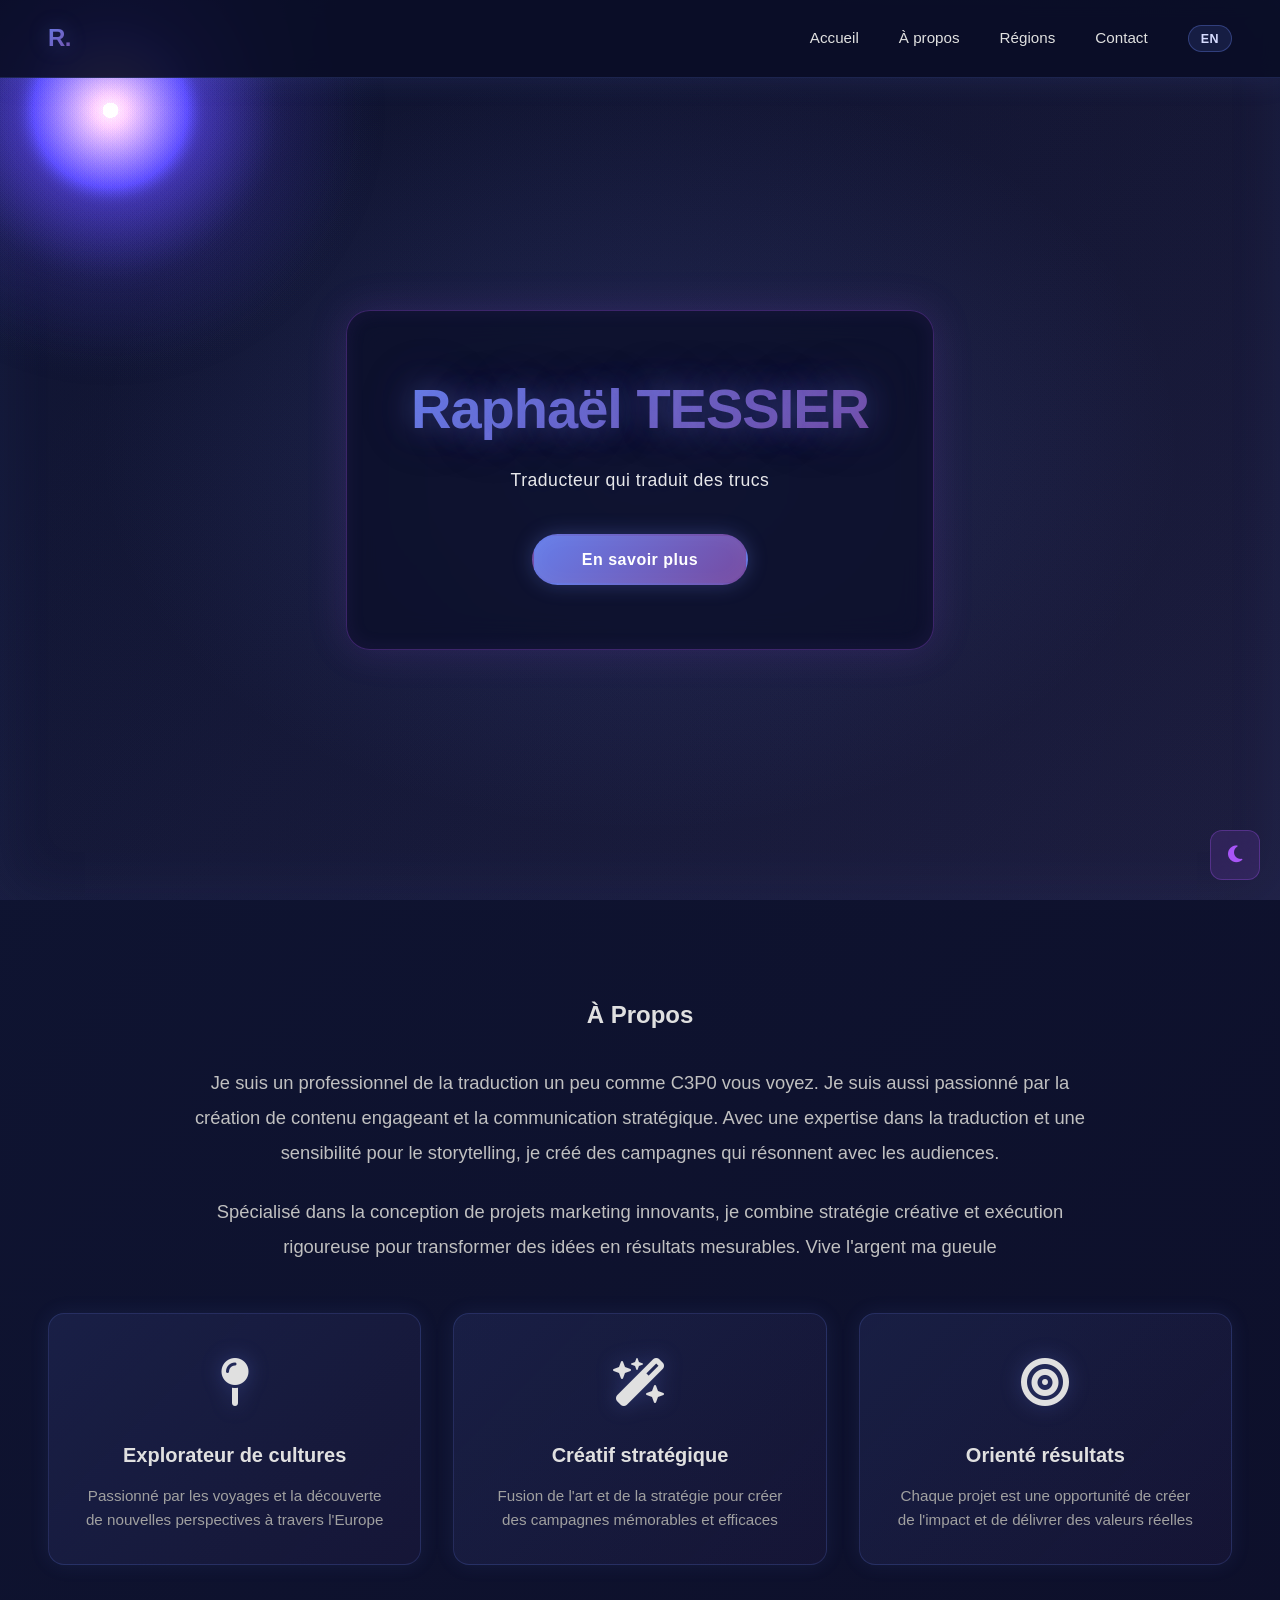
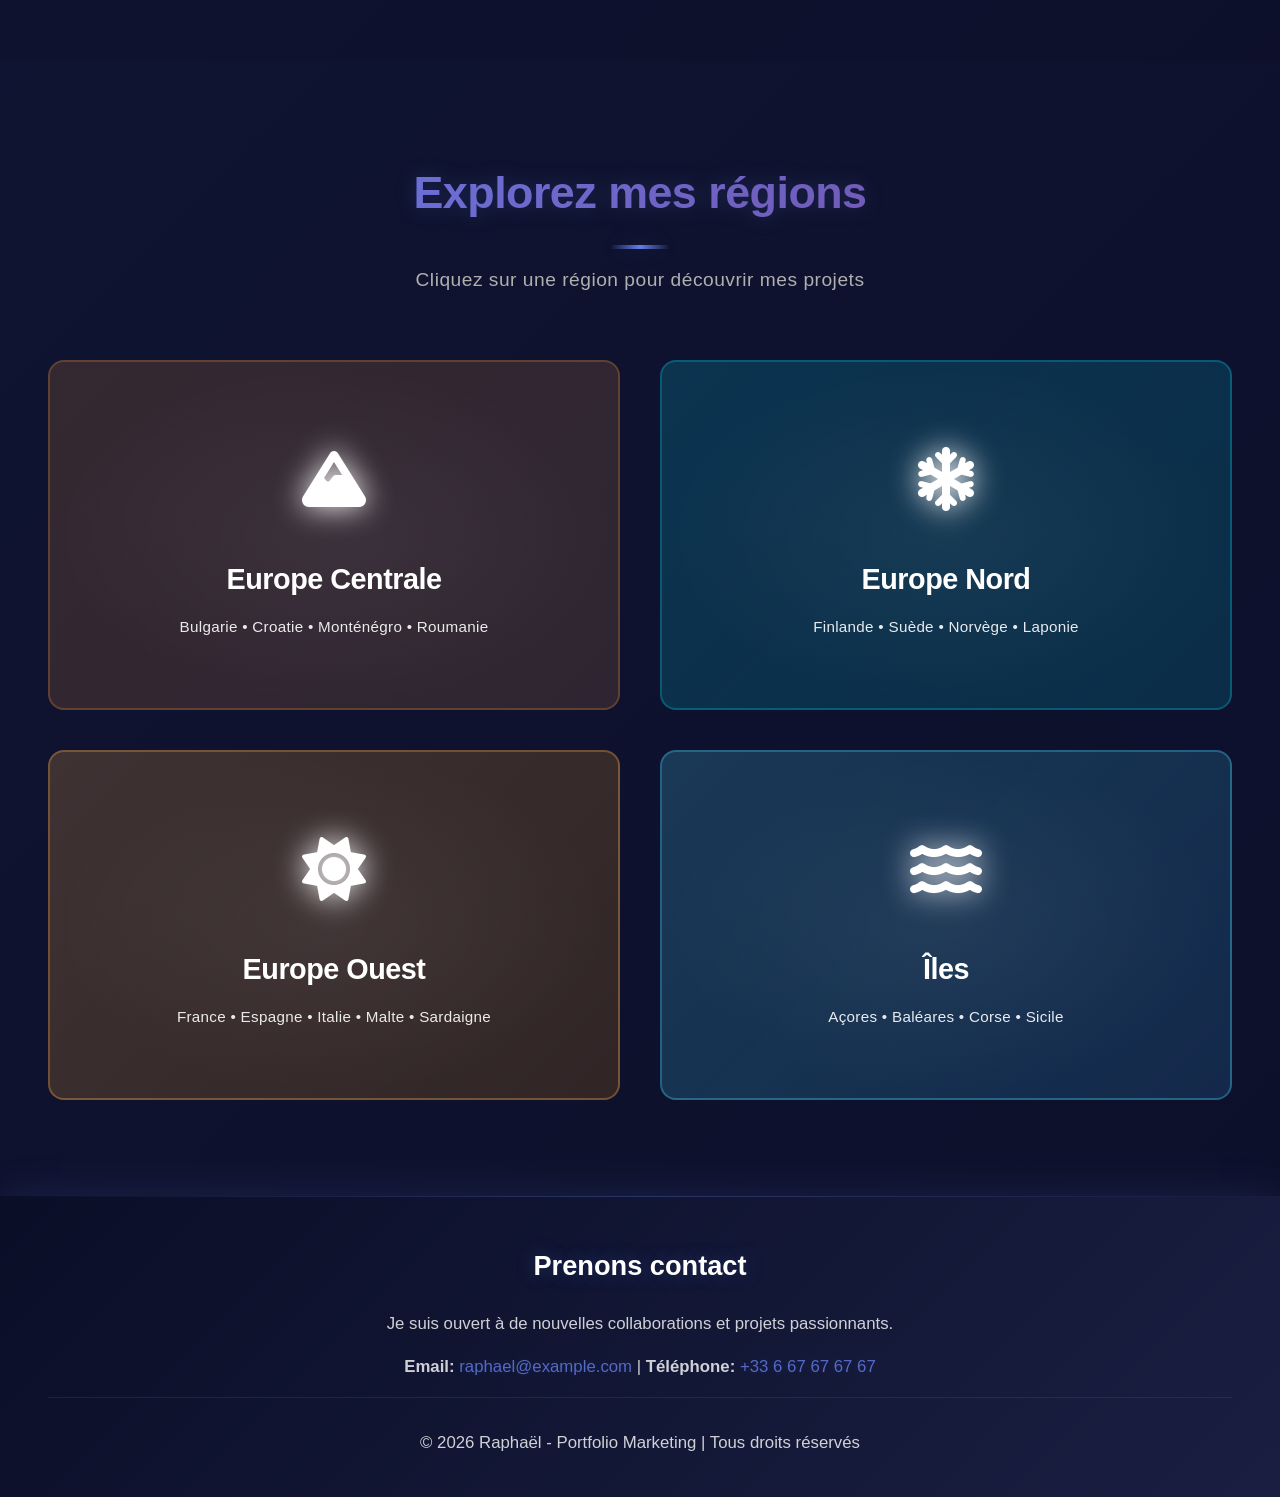
<file: index.html>
<!DOCTYPE html>
<html lang="fr">
<head>
    <meta charset="UTF-8">
    <meta name="viewport" content="width=device-width, initial-scale=1.0">
    <title>Raphaël - Portfolio Marketing</title>
    <link rel="stylesheet" href="https://cdnjs.cloudflare.com/ajax/libs/font-awesome/6.4.0/css/all.min.css">
    <link rel="stylesheet" href="style.css">
    <!-- CSS externe: tous les styles sont dans style.css -->
</head>
<body>
    <script>
        // THEME TOGGLE - Initialize immediately to prevent flash
        const savedTheme = localStorage.getItem('theme') || 'dark';
        document.body.classList.add(savedTheme + '-mode');
    </script>

    <!-- DARK/LIGHT MODE TOGGLE -->
    <button class="theme-toggle" id="themeToggle" title="Toggle dark/light mode">
        <i class="fas fa-moon"></i>
    </button>

    <!-- NAVIGATION -->
    <nav>
        <a href="index.html" class="nav-brand">R.</a>
        <ul class="nav-links">
            <li><a href="#accueil">Accueil</a></li>
            <li><a href="#bio">À propos</a></li>
            <li><a href="#portfolio">Régions</a></li>
            <li><a href="#contact-footer">Contact</a></li>
            <li><button class="lang-toggle" id="langToggle" type="button">EN</button></li>
        </ul>
    </nav>

    <script>
        // THEME TOGGLE HANDLER
        const themeToggle = document.getElementById('themeToggle');
        
        function updateThemeIcon() {
            const icon = themeToggle.querySelector('i');
            const currentLang = localStorage.getItem('lang') || 'fr';
            if (document.body.classList.contains('light-mode')) {
                icon.classList.remove('fa-moon');
                icon.classList.add('fa-sun');
                themeToggle.title = currentLang === 'fr' ? 'Passer au mode sombre' : 'Switch to dark mode';
            } else {
                icon.classList.remove('fa-sun');
                icon.classList.add('fa-moon');
                themeToggle.title = currentLang === 'fr' ? 'Passer au mode clair' : 'Switch to light mode';
            }
        }
        
        updateThemeIcon();
        
        themeToggle.addEventListener('click', () => {
            if (document.body.classList.contains('light-mode')) {
                document.body.classList.remove('light-mode');
                document.body.classList.add('dark-mode');
                localStorage.setItem('theme', 'dark');
            } else {
                document.body.classList.remove('dark-mode');
                document.body.classList.add('light-mode');
                localStorage.setItem('theme', 'light');
            }
            updateThemeIcon();
        });
    </script>

    <script>
        // Language switch + page transition
        document.addEventListener('DOMContentLoaded', () => {
        const langToggle = document.getElementById('langToggle');
        const savedLang = localStorage.getItem('lang') || 'fr';

        function applyLang(lang) {
            const t = {
                fr: {
                    navHome: 'Accueil', navAbout: 'À propos', navRegions: 'Régions', navContact: 'Contact',
                    heroText: 'Traducteur qui traduit des trucs', heroBtn: 'En savoir plus',
                    aboutTitle: 'À Propos',
                    bio1: "Je suis un professionnel de la traduction un peu comme C3P0 vous voyez. Je suis aussi passionné par la création de contenu engageant et la communication stratégique. Avec une expertise dans la traduction et une sensibilité pour le storytelling, je créé des campagnes qui résonnent avec les audiences.",
                    bio2: "Spécialisé dans la conception de projets marketing innovants, je combine stratégie créative et exécution rigoureuse pour transformer des idées en résultats mesurables. Vive l'argent ma gueule",
                    h1: 'Explorateur de cultures', p1: "Passionné par les voyages et la découverte de nouvelles perspectives à travers l'Europe",
                    h2: 'Créatif stratégique', p2: "Fusion de l'art et de la stratégie pour créer des campagnes mémorables et efficaces",
                    h3: 'Orienté résultats', p3: "Chaque projet est une opportunité de créer de l'impact et de délivrer des valeurs réelles",
                    portfolioTitle: 'Explorez mes régions', portfolioSub: 'Cliquez sur une région pour découvrir mes projets',
                    tileCentral: 'Europe Centrale', tileNorth: 'Europe Nord', tileWest: 'Europe Ouest', tileIslands: 'Îles',
                    listCentral: 'Bulgarie • Croatie • Monténégro • Roumanie',
                    listNorth: 'Finlande • Suède • Norvège • Laponie',
                    listWest: 'France • Espagne • Italie • Malte • Sardaigne',
                    listIslands: 'Açores • Baléares • Corse • Sicile',
                    contactTitle: 'Prenons contact', contactText: 'Je suis ouvert à de nouvelles collaborations et projets passionnants.',
                    phoneLabel: 'Téléphone',
                    rights: '&copy; 2026 Raphaël - Portfolio Marketing | Tous droits réservés',
                    pageTitle: 'Raphaël - Portfolio Marketing',
                    modeDark: 'Passer au mode sombre', modeLight: 'Passer au mode clair'
                },
                en: {
                    navHome: 'Home', navAbout: 'About', navRegions: 'Regions', navContact: 'Contact',
                    heroText: 'Translator crafting meaningful content', heroBtn: 'Learn more',
                    aboutTitle: 'About',
                    bio1: 'I am a translation professional, a bit like C3PO. I am also passionate about engaging content creation and strategic communication. With expertise in translation and a strong storytelling mindset, I build campaigns that connect with audiences.',
                    bio2: 'Specialized in innovative marketing projects, I combine creative strategy and disciplined execution to turn ideas into measurable results.',
                    h1: 'Culture Explorer', p1: 'Passionate about travel and discovering new perspectives across Europe',
                    h2: 'Strategic Creative', p2: 'Blending art and strategy to craft memorable and effective campaigns',
                    h3: 'Results Driven', p3: 'Every project is an opportunity to create impact and deliver real value',
                    portfolioTitle: 'Explore My Regions', portfolioSub: 'Click on a region to discover my projects',
                    tileCentral: 'Central Europe', tileNorth: 'Northern Europe', tileWest: 'Western Europe', tileIslands: 'Islands',
                    listCentral: 'Bulgaria • Croatia • Montenegro • Romania',
                    listNorth: 'Finland • Sweden • Norway • Lapland',
                    listWest: 'France • Spain • Italy • Malta • Sardinia',
                    listIslands: 'Azores • Balearic Islands • Corsica • Sicily',
                    contactTitle: 'Let us connect', contactText: 'I am open to new collaborations and exciting projects.',
                    phoneLabel: 'Phone',
                    rights: '&copy; 2026 Raphaël - Portfolio Marketing | All rights reserved',
                    pageTitle: 'Raphaël - Marketing Portfolio',
                    modeDark: 'Switch to dark mode', modeLight: 'Switch to light mode'
                }
            };

            const c = t[lang];
            const nav = document.querySelectorAll('.nav-links a');
            if (nav.length >= 4) {
                nav[0].textContent = c.navHome;
                nav[1].textContent = c.navAbout;
                nav[2].textContent = c.navRegions;
                nav[3].textContent = c.navContact;
            }

            document.querySelector('.hero-content p').textContent = c.heroText;
            document.querySelector('.hero-content .cta-button').textContent = c.heroBtn;
            document.querySelector('.bio-header h2').textContent = c.aboutTitle;

            const bioParagraphs = document.querySelectorAll('.bio-text p');
            if (bioParagraphs.length >= 2) {
                bioParagraphs[0].textContent = c.bio1;
                bioParagraphs[1].textContent = c.bio2;
            }

            const highlights = document.querySelectorAll('.highlight-content');
            if (highlights.length >= 3) {
                highlights[0].querySelector('h3').textContent = c.h1;
                highlights[0].querySelector('p').textContent = c.p1;
                highlights[1].querySelector('h3').textContent = c.h2;
                highlights[1].querySelector('p').textContent = c.p2;
                highlights[2].querySelector('h3').textContent = c.h3;
                highlights[2].querySelector('p').textContent = c.p3;
            }

            document.querySelector('.portfolio-header h2').textContent = c.portfolioTitle;
            document.querySelector('.portfolio-header p').textContent = c.portfolioSub;

            const tiles = document.querySelectorAll('.portfolio-tile h3');
            if (tiles.length >= 4) {
                tiles[0].textContent = c.tileCentral;
                tiles[1].textContent = c.tileNorth;
                tiles[2].textContent = c.tileWest;
                tiles[3].textContent = c.tileIslands;
            }

            const tileLists = document.querySelectorAll('.portfolio-tile p');
            if (tileLists.length >= 4) {
                tileLists[0].textContent = c.listCentral;
                tileLists[1].textContent = c.listNorth;
                tileLists[2].textContent = c.listWest;
                tileLists[3].textContent = c.listIslands;
            }

            document.querySelector('#contact-footer h3').textContent = c.contactTitle;
            document.querySelector('#contact-footer p').textContent = c.contactText;
            const footerContact = document.querySelectorAll('#contact-footer p')[1];
            if (footerContact) {
                footerContact.innerHTML = `<strong>Email:</strong> <a href="mailto:raphael@example.com">raphael@example.com</a> | <strong>${c.phoneLabel}:</strong> <a href="tel:+33612345678">+33 6 67 67 67 67</a>`;
            }
            const rights = document.querySelector('.footer-copyright');
            if (rights) rights.innerHTML = c.rights;

            document.title = c.pageTitle;

            if (themeToggle) {
                themeToggle.title = document.body.classList.contains('light-mode') ? c.modeDark : c.modeLight;
            }

            langToggle.textContent = lang === 'fr' ? 'EN' : 'FR';
            document.documentElement.lang = lang;
        }

        applyLang(savedLang);

        langToggle.addEventListener('click', () => {
            const nextLang = (localStorage.getItem('lang') || 'fr') === 'fr' ? 'en' : 'fr';
            localStorage.setItem('lang', nextLang);
            applyLang(nextLang);
        });

        document.body.classList.add('page-enter');

        document.addEventListener('click', (event) => {
            const link = event.target.closest('a[href]');
            if (!link) return;
            if (link.hasAttribute('download')) return;

            const target = new URL(link.getAttribute('href'), window.location.href);
            if (target.origin !== window.location.origin) return;
            if (target.pathname === window.location.pathname) return;

            event.preventDefault();
            document.body.classList.add('is-transitioning');
            setTimeout(() => {
                window.location.href = target.href;
            }, 220);
        });
        });
    </script>

    <script>
        // Scrollbar color based on active section
        const sections = document.querySelectorAll('section');
        const html = document.documentElement;

        const observer = new IntersectionObserver((entries) => {
            entries.forEach(entry => {
                if (entry.isIntersecting) {
                    const sectionId = entry.target.id;
                    let sectionClass = 'section-accueil';
                    
                    if (sectionId === 'accueil') sectionClass = 'section-accueil';
                    else if (sectionId === 'bio') sectionClass = 'section-bio';
                    else if (sectionId === 'portfolio') sectionClass = 'section-bio';
                    else if (sectionId === 'contact-footer') sectionClass = 'section-footer';
                    
                    html.className = sectionClass;
                }
            });
        }, {
            threshold: 0.3
        });

        sections.forEach(section => observer.observe(section));
    </script>
    <!-- HERO / COVER PAGE -->
    <section id="accueil" class="hero">
        <canvas id="hero-canvas" class="hero-canvas"></canvas>
        
        <div class="hero-content">
            <h1>Raphaël TESSIER</h1>
            <p>Traducteur qui traduit des trucs</p>
            <button class="cta-button" onclick="document.getElementById('bio').scrollIntoView({behavior: 'smooth'})">En savoir plus</button>
        </div>
    </section>

    <!-- BIO SECTION -->
    <section id="bio" class="bio-section">
        <div class="bio-header">
            <h2>À Propos</h2>
        </div>
        <div class="bio-text">
            <p>
                Je suis un professionnel de la traduction un peu comme C3P0 vous voyez. Je suis aussi passionné par la création de contenu engageant et la communication stratégique. Avec une expertise dans la traduction et une sensibilité pour le storytelling, je créé des campagnes qui résonnent avec les audiences.
            </p>
            <p>
                Spécialisé dans la conception de projets marketing innovants, je combine stratégie créative et exécution rigoureuse pour transformer des idées en résultats mesurables. Vive l'argent ma gueule
            </p>
        </div>
        <div class="bio-highlights">
            <div class="highlight">
                <div class="highlight-icon"><i class="fas fa-map-pin"></i></div>
                <div class="highlight-content">
                    <h3>Explorateur de cultures</h3>
                    <p>Passionné par les voyages et la découverte de nouvelles perspectives à travers l'Europe</p>
                </div>
            </div>
            <div class="highlight">
                <div class="highlight-icon"><i class="fas fa-wand-magic-sparkles"></i></div>
                <div class="highlight-content">
                    <h3>Créatif stratégique</h3>
                    <p>Fusion de l'art et de la stratégie pour créer des campagnes mémorables et efficaces</p>
                </div>
            </div>
            <div class="highlight">
                <div class="highlight-icon"><i class="fas fa-bullseye"></i></div>
                <div class="highlight-content">
                    <h3>Orienté résultats</h3>
                    <p>Chaque projet est une opportunité de créer de l'impact et de délivrer des valeurs réelles</p>
                </div>
            </div>
        </div>
    </section>

    <!-- PORTFOLIO SECTIONS GRID -->
    <section id="portfolio" class="portfolio-section">
        <div class="portfolio-header">
            <h2>Explorez mes régions</h2>
            <p>Cliquez sur une région pour découvrir mes projets</p>
        </div>
        <div class="portfolio-grid">
            <a href="europe-centrale.html" class="portfolio-tile tile-centrale">
                <div class="tile-icon"><i class="fas fa-mountain"></i></div>
                <h3>Europe Centrale</h3>
                <p>Bulgarie • Croatie • Monténégro • Roumanie</p>
                <div class="tile-glow"></div>
            </a>
            <a href="europe-nord.html" class="portfolio-tile tile-nord">
                <div class="tile-icon"><i class="fas fa-snowflake"></i></div>
                <h3>Europe Nord</h3>
                <p>Finlande • Suède • Norvège • Laponie</p>
                <div class="tile-glow"></div>
            </a>
            <a href="europe-ouest.html" class="portfolio-tile tile-ouest">
                <div class="tile-icon"><i class="fas fa-sun"></i></div>
                <h3>Europe Ouest</h3>
                <p>France • Espagne • Italie • Malte • Sardaigne</p>
                <div class="tile-glow"></div>
            </a>
            <a href="iles.html" class="portfolio-tile tile-iles">
                <div class="tile-icon"><i class="fas fa-water"></i></div>
                <h3>Îles</h3>
                <p>Açores • Baléares • Corse • Sicile</p>
                <div class="tile-glow"></div>
            </a>
        </div>
    </section>

    <!-- CONTACT FOOTER -->
    <footer id="contact-footer">
        <div class="footer-content">
            <h3>Prenons contact</h3>
            <p>Je suis ouvert à de nouvelles collaborations et projets passionnants.</p>
            <p>
                <strong>Email:</strong> <a href="mailto:raphael@example.com">raphael@example.com</a> | 
                <strong>Téléphone:</strong> <a href="tel:+33612345678">+33 6 67 67 67 67</a>
            </p>
            <p class="footer-copyright">
                &copy; 2026 Raphaël - Portfolio Marketing | Tous droits réservés
            </p>
        </div>
    </footer>

    <script>
        // ==================== LUCIOLES GLOW DANS HERO ====================
        const heroCanvas = document.getElementById('hero-canvas');
        const heroSection = document.getElementById('accueil');
        const ctx = heroCanvas.getContext('2d');

        let W, H;
        function resizeHeroCanvas() {
            W = heroCanvas.width = heroSection.offsetWidth;
            H = heroCanvas.height = heroSection.offsetHeight;
        }
        resizeHeroCanvas();
        window.addEventListener('resize', resizeHeroCanvas, { passive: true });

        // ==================== LUCIOLES SIMPLIFIÉES ====================
        const NUM_LUCIOLES = 6;
        const lucioles = [];

        function hexToRgba(hex, alpha) {
            const cleanHex = hex.replace('#', '');
            const fullHex = cleanHex.length === 3
                ? cleanHex.split('').map(c => c + c).join('')
                : cleanHex;
            const intVal = parseInt(fullHex, 16);
            const r = (intVal >> 16) & 255;
            const g = (intVal >> 8) & 255;
            const b = intVal & 255;
            return `rgba(${r}, ${g}, ${b}, ${alpha})`;
        }

        class LuciolGlow {
            constructor(x, y) {
                this.x = x;
                this.y = y;
                this.vx = (Math.random() - 0.5) * 1;
                this.vy = (Math.random() - 0.5) * 1;
                this.wanderAngle = Math.random() * Math.PI * 2;
                this.time = Math.random() * Math.PI * 2;
                this.glowPhase = Math.random() * Math.PI * 2;
                this.paletteDark = ['#1e3a8a', '#312e81', '#4338ca', '#5b21b6', '#7c3aed'];
                this.paletteLight = ['#4f46e5', '#6366f1', '#7c3aed', '#8b5cf6', '#a78bfa'];
                this.colorIndex = Math.floor(Math.random() * this.paletteDark.length);
                this.speedFactor = 0.7 + Math.random() * 0.5;
                this.twinkleCooldown = 40 + Math.random() * 100;
                this.currentGlow = 0.4 + Math.random() * 0.2;
                this.targetGlow = this.currentGlow;
            }

            update() {
                this.time += 0.01;
                
                // Mouvement doux, légèrement erratique, pour un rendu naturel.
                this.wanderAngle += (Math.random() - 0.5) * 0.08;
                const wanderX = Math.cos(this.wanderAngle) * 1.2;
                const wanderY = Math.sin(this.wanderAngle) * 1;
                const microX = Math.cos(this.time * 1.1 + this.glowPhase) * 0.35;
                const microY = Math.sin(this.time * 0.9 + this.glowPhase) * 0.3;
                
                this.vx = 0.93 * this.vx + 0.07 * (wanderX * this.speedFactor + microX);
                this.vy = 0.93 * this.vy + 0.07 * (wanderY * this.speedFactor + microY);

                this.x += this.vx;
                this.y += this.vy;

                // Confinement
                if (this.x < 110 || this.x > W - 110) this.vx *= -0.85;
                if (this.y < 110 || this.y > H - 110) this.vy *= -0.85;
                this.x = Math.max(110, Math.min(W - 110, this.x));
                this.y = Math.max(110, Math.min(H - 110, this.y));

                // Scintillement progressif: on change une cible, puis on l'atteint en douceur.
                this.twinkleCooldown -= 1;
                if (this.twinkleCooldown <= 0) {
                    this.targetGlow = 0.45 + Math.random() * 0.5;
                    this.twinkleCooldown = 50 + Math.random() * 120;
                }

                this.currentGlow += (this.targetGlow - this.currentGlow) * 0.03;
                this.glowPhase += 0.02;
            }

            draw() {
                const isLightMode = document.body.classList.contains('light-mode');
                const glowColor = isLightMode
                    ? this.paletteLight[this.colorIndex]
                    : this.paletteDark[this.colorIndex];

                // Pulse fin + interpolation progressive pour un scintillement naturel.
                const subtlePulse = 0.08 * Math.sin(this.glowPhase * 2.2);
                const glowIntensity = isLightMode
                    ? Math.max(0.25, Math.min(0.82, this.currentGlow + subtlePulse - 0.06))
                    : Math.max(0.3, Math.min(1, this.currentGlow + subtlePulse));
                const glowScale = 1 + 0.08 * Math.sin(this.glowPhase * 1.7);
                const megaRadius = (isLightMode ? 220 : 260) * glowScale;
                const largeRadius = (isLightMode ? 140 : 170) * glowScale;
                const coreRadius = (isLightMode ? 72 : 90) * glowScale;

                ctx.save();
                ctx.globalCompositeOperation = isLightMode ? 'screen' : 'lighter';

                const megaGlow = ctx.createRadialGradient(this.x, this.y, 0, this.x, this.y, megaRadius);
                megaGlow.addColorStop(0, hexToRgba(glowColor, (isLightMode ? 0.24 : 0.35) * glowIntensity));
                megaGlow.addColorStop(0.35, hexToRgba(glowColor, (isLightMode ? 0.12 : 0.18) * glowIntensity));
                megaGlow.addColorStop(1, hexToRgba(glowColor, 0));
                ctx.beginPath();
                ctx.arc(this.x, this.y, megaRadius, 0, Math.PI * 2);
                ctx.fillStyle = megaGlow;
                ctx.fill();

                const largeGlow = ctx.createRadialGradient(this.x, this.y, 0, this.x, this.y, largeRadius);
                largeGlow.addColorStop(0, hexToRgba(glowColor, (isLightMode ? 0.34 : 0.55) * glowIntensity));
                largeGlow.addColorStop(0.45, hexToRgba(glowColor, (isLightMode ? 0.16 : 0.22) * glowIntensity));
                largeGlow.addColorStop(1, hexToRgba(glowColor, 0));
                ctx.beginPath();
                ctx.arc(this.x, this.y, largeRadius, 0, Math.PI * 2);
                ctx.fillStyle = largeGlow;
                ctx.fill();

                const coreGlow = ctx.createRadialGradient(this.x, this.y, 0, this.x, this.y, coreRadius);
                coreGlow.addColorStop(0, hexToRgba(glowColor, (isLightMode ? 0.48 : 0.75) * glowIntensity));
                coreGlow.addColorStop(0.6, hexToRgba(glowColor, (isLightMode ? 0.2 : 0.28) * glowIntensity));
                coreGlow.addColorStop(1, hexToRgba(glowColor, 0));
                ctx.beginPath();
                ctx.arc(this.x, this.y, coreRadius, 0, Math.PI * 2);
                ctx.fillStyle = coreGlow;
                ctx.fill();

                ctx.fillStyle = isLightMode
                    ? `rgba(255, 255, 255, ${0.62 * glowIntensity})`
                    : `rgba(255, 255, 255, ${0.9 * glowIntensity})`;
                ctx.beginPath();
                ctx.arc(this.x, this.y, isLightMode ? 5.5 : 7, 0, Math.PI * 2);
                ctx.fill();

                ctx.restore();
            }
        }

        // Créer les lucioles
        for (let i = 0; i < NUM_LUCIOLES; i++) {
            const x = Math.random() * W;
            const y = Math.random() * H;
            lucioles.push(new LuciolGlow(x, y));
        }

        // Animation loop
        function animateHeroLucioles() {
            ctx.clearRect(0, 0, W, H);
            
            lucioles.forEach(luciole => {
                luciole.update();
                luciole.draw();
            });
            
            requestAnimationFrame(animateHeroLucioles);
        }

        animateHeroLucioles();
    </script>

</body>
</html>
</file>
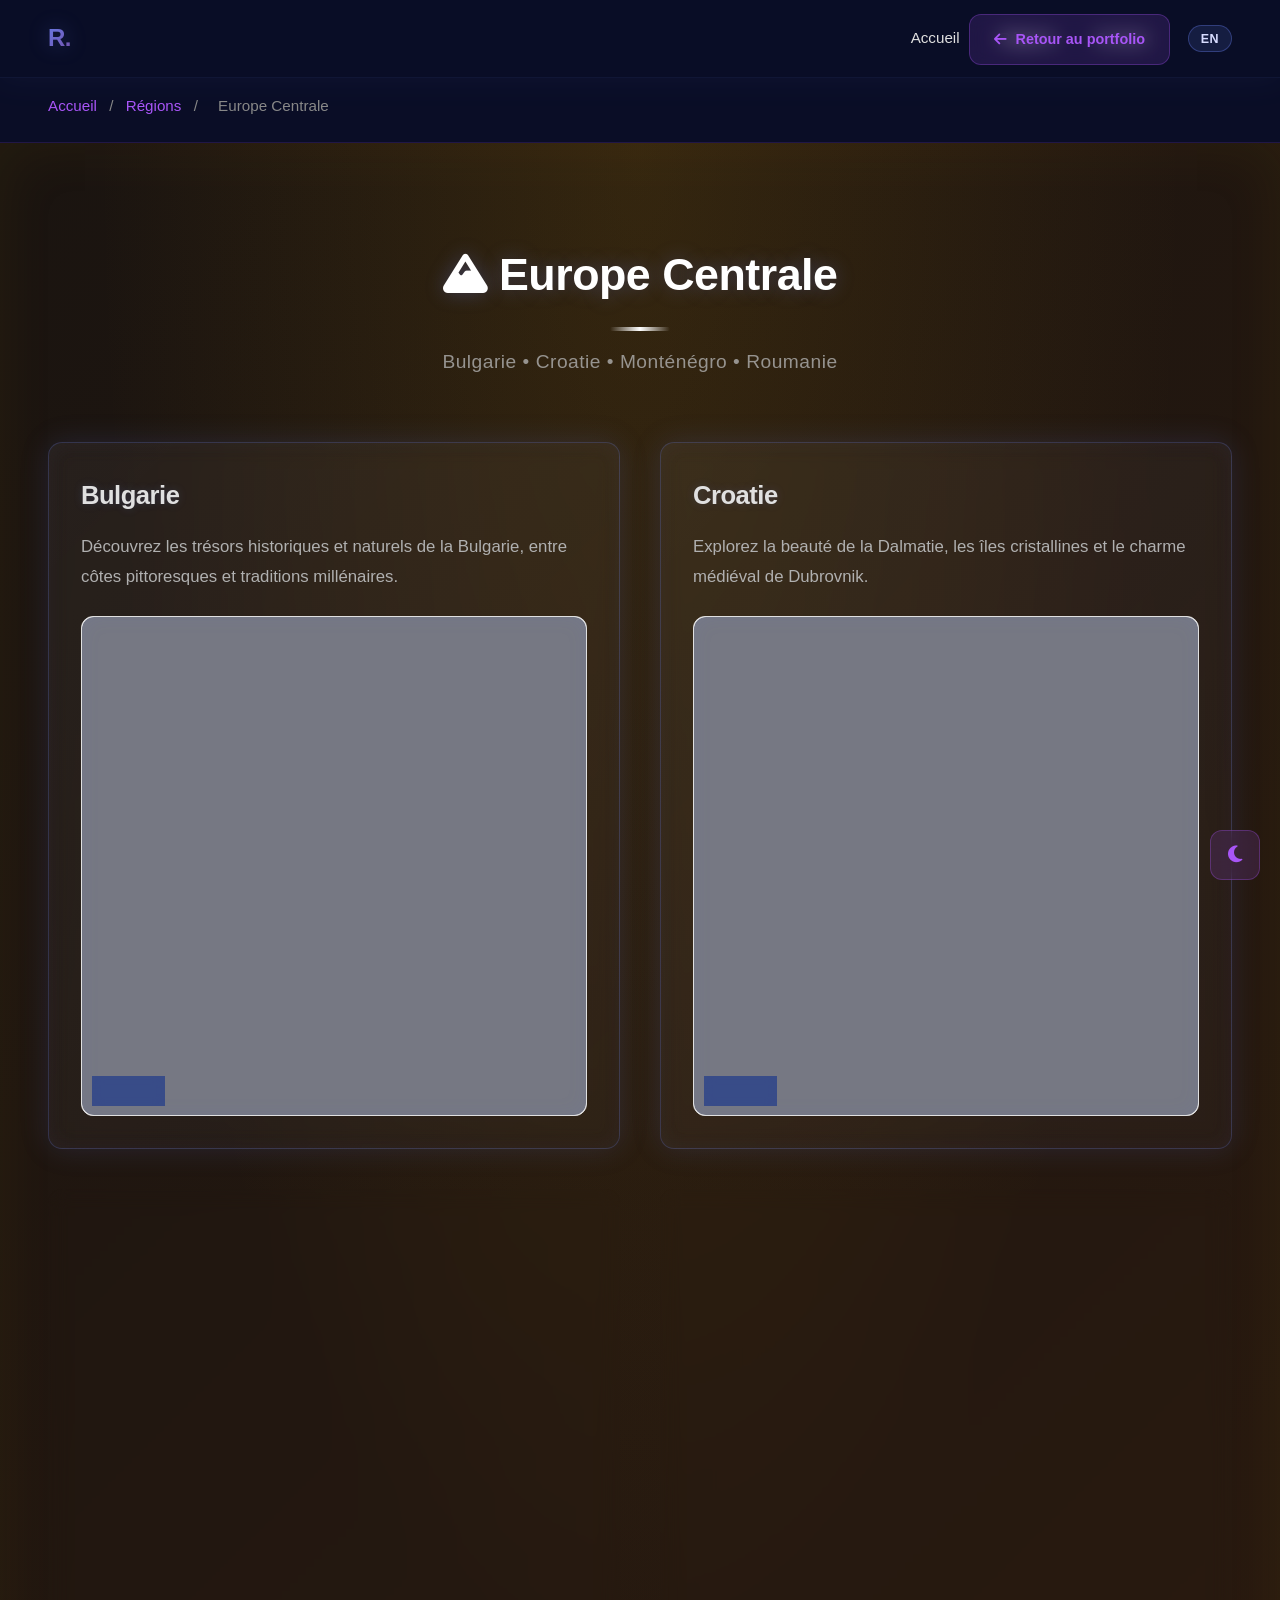
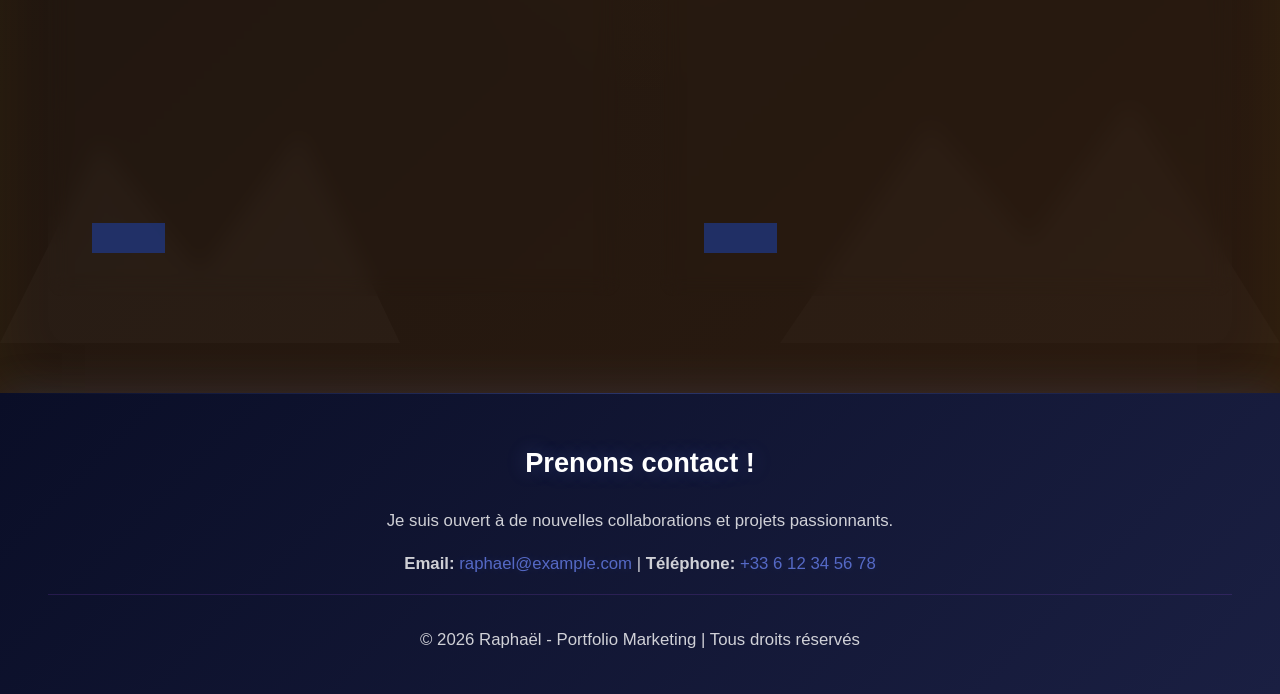
<file: europe-centrale.html>
<!DOCTYPE html>
<html lang="fr">
<head>
    <meta charset="UTF-8">
    <meta name="viewport" content="width=device-width, initial-scale=1.0">
    <title>Europe Centrale - Raphaël Portfolio</title>
    <link rel="stylesheet" href="https://cdnjs.cloudflare.com/ajax/libs/font-awesome/6.4.0/css/all.min.css">
    <link rel="stylesheet" href="style.css">
</head>
<body>
    <script>
        // THEME TOGGLE - Initialize immediately to prevent flash
        const savedTheme = localStorage.getItem('theme') || 'dark';
        document.body.classList.add(savedTheme + '-mode');
        document.documentElement.className = 'section-centrale';
    </script>

    <!-- DARK/LIGHT MODE TOGGLE -->
    <button class="theme-toggle" id="themeToggle" title="Toggle dark/light mode">
        <i class="fas fa-moon"></i>
    </button>

    <!-- NAVIGATION -->
    <nav>
        <a href="index.html" class="nav-brand">R.</a>
        <ul class="nav-links">
            <li><a href="index.html">Accueil</a></li>
            <li><a href="index.html#portfolio">Régions</a></li>
            <li><a href="#contact">Contact</a></li>
            <li><button class="lang-toggle" id="langToggle" type="button">EN</button></li>
        </ul>
    </nav>

    <!-- BREADCRUMB -->
    <div class="breadcrumb">
        <a href="index.html">Accueil</a>
        <span>/</span>
        <a href="index.html#portfolio">Régions</a>
        <span>/</span>
        <span>Europe Centrale</span>
    </div>

    <!-- BACK TO PORTFOLIO BUTTON -->
    <a href="index.html#portfolio" class="back-to-portfolio">
        <i class="fas fa-arrow-left"></i> Retour au portfolio
    </a>

    <script>
        // THEME TOGGLE HANDLER
        const themeToggle = document.getElementById('themeToggle');
        
        function updateThemeIcon() {
            const icon = themeToggle.querySelector('i');
            const currentLang = localStorage.getItem('lang') || 'fr';
            if (document.body.classList.contains('light-mode')) {
                icon.classList.remove('fa-moon');
                icon.classList.add('fa-sun');
                themeToggle.title = currentLang === 'fr' ? 'Passer au mode sombre' : 'Switch to dark mode';
            } else {
                icon.classList.remove('fa-sun');
                icon.classList.add('fa-moon');
                themeToggle.title = currentLang === 'fr' ? 'Passer au mode clair' : 'Switch to light mode';
            }
        }
        
        updateThemeIcon();
        
        themeToggle.addEventListener('click', () => {
            if (document.body.classList.contains('light-mode')) {
                document.body.classList.remove('light-mode');
                document.body.classList.add('dark-mode');
                localStorage.setItem('theme', 'dark');
            } else {
                document.body.classList.remove('dark-mode');
                document.body.classList.add('light-mode');
                localStorage.setItem('theme', 'light');
            }
            updateThemeIcon();
        });
    </script>

    <script>
        document.addEventListener('DOMContentLoaded', () => {
        const langToggle = document.getElementById('langToggle');
        const sectionTitle = document.querySelector('.section-title');
        const sectionSubtitle = document.querySelector('.section-subtitle');

        function applyRegionalLanguage(lang) {
            const t = {
                fr: {
                    navHome: 'Accueil', navRegions: 'Régions', navContact: 'Contact',
                    crumbHome: 'Accueil', crumbRegions: 'Régions', crumbCurrent: 'Europe Centrale',
                    back: 'Retour au portfolio',
                    title: 'Europe Centrale',
                    subtitle: 'Bulgarie • Croatie • Monténégro • Roumanie',
                    footerTitle: 'Prenons contact !',
                    footerText: 'Je suis ouvert à de nouvelles collaborations et projets passionnants.',
                    phoneLabel: 'Téléphone',
                    rights: '&copy; 2026 Raphaël - Portfolio Marketing | Tous droits réservés',
                    pageTitle: 'Europe Centrale - Raphaël Portfolio',
                    cards: [
                        { title: 'Bulgarie', text: 'Découvrez les trésors historiques et naturels de la Bulgarie, entre côtes pittoresques et traditions millénaires.' },
                        { title: 'Croatie', text: 'Explorez la beauté de la Dalmatie, les îles cristallines et le charme médiéval de Dubrovnik.' },
                        { title: 'Monténégro', text: 'Entre montagnes majestueuses et baies tranquilles, le Monténégro offre une nature préservée.' },
                        { title: 'Roumanie', text: 'Traditions ancestrales, châteaux légendaires et paysages sauvages vous attendent en Roumanie.' }
                    ],
                    download: 'Télécharger', viewer: 'Visionneuse PDF',
                    loading: 'Chargement du PDF...',
                    preview: 'Miniature',
                    loaded: 'Charge',
                    fallbackTitle: 'Impossible de charger le PDF',
                    fallbackDownload: 'Télécharger le PDF'
                },
                en: {
                    navHome: 'Home', navRegions: 'Regions', navContact: 'Contact',
                    crumbHome: 'Home', crumbRegions: 'Regions', crumbCurrent: 'Central Europe',
                    back: 'Back to portfolio',
                    title: 'Central Europe',
                    subtitle: 'Bulgaria • Croatia • Montenegro • Romania',
                    footerTitle: 'Let us connect',
                    footerText: 'I am open to new collaborations and exciting projects.',
                    phoneLabel: 'Phone',
                    rights: '&copy; 2026 Raphaël - Portfolio Marketing | All rights reserved',
                    pageTitle: 'Central Europe - Raphaël Portfolio',
                    cards: [
                        { title: 'Bulgaria', text: 'Discover Bulgaria\'s historical and natural treasures, from scenic coasts to age-old traditions.' },
                        { title: 'Croatia', text: 'Explore the beauty of Dalmatia, crystal-clear islands, and the medieval charm of Dubrovnik.' },
                        { title: 'Montenegro', text: 'Between majestic mountains and peaceful bays, Montenegro offers preserved natural beauty.' },
                        { title: 'Romania', text: 'Ancestral traditions, legendary castles, and wild landscapes await you in Romania.' }
                    ],
                    download: 'Download', viewer: 'PDF Viewer',
                    loading: 'Loading PDF...',
                    preview: 'Preview',
                    loaded: 'Loaded',
                    fallbackTitle: 'Unable to load PDF',
                    fallbackDownload: 'Download PDF'
                }
            };
            const c = t[lang];
            const nav = document.querySelectorAll('.nav-links a');
            nav[0].textContent = c.navHome;
            nav[1].textContent = c.navRegions;
            nav[2].textContent = c.navContact;

            const breadcrumbLinks = document.querySelectorAll('.breadcrumb a');
            breadcrumbLinks[0].textContent = c.crumbHome;
            breadcrumbLinks[1].textContent = c.crumbRegions;
            document.querySelector('.breadcrumb span:last-child').textContent = c.crumbCurrent;

            const backBtn = document.querySelector('.back-to-portfolio');
            backBtn.innerHTML = `<i class="fas fa-arrow-left"></i> ${c.back}`;

            sectionTitle.innerHTML = `<i class="fas fa-mountain"></i> ${c.title}`;
            sectionSubtitle.textContent = c.subtitle;

            document.querySelector('#contact h3').textContent = c.footerTitle;
            document.querySelector('#contact p').textContent = c.footerText;
            const footerLine = document.querySelectorAll('#contact p')[1];
            if (footerLine) {
                footerLine.innerHTML = `<strong>Email:</strong> <a href="mailto:raphael@example.com">raphael@example.com</a> | <strong>${c.phoneLabel}:</strong> <a href="tel:+33612345678">+33 6 12 34 56 78</a>`;
            }
            const rights = document.querySelector('.footer-copyright');
            if (rights) rights.innerHTML = c.rights;

            const cards = document.querySelectorAll('.post-card');
            cards.forEach((card, idx) => {
                if (!c.cards[idx]) return;
                card.querySelector('h3').textContent = c.cards[idx].title;
                card.querySelector('p').textContent = c.cards[idx].text;
            });

            document.getElementById('pdfModalTitle').textContent = c.viewer;
            document.querySelector('#pdfDownloadBtn').innerHTML = `<i class="fas fa-download"></i> ${c.download}`;
            document.querySelectorAll('.pdf-loading-text').forEach((el) => {
                el.textContent = c.loading;
            });
            document.querySelectorAll('.pdf-preview-label').forEach((el) => {
                el.textContent = c.preview;
            });
            document.querySelectorAll('.pdf-status-ready').forEach((el) => {
                el.textContent = c.loaded;
            });
            document.querySelectorAll('.pdf-fallback').forEach((fallback) => {
                const pdfName = fallback.dataset.pdfName || '';
                fallback.innerHTML = `
                    <i class="fas fa-exclamation-circle"></i>
                    <p><strong>${c.fallbackTitle}</strong></p>
                    <p>${pdfName}</p>
                    <a href="${fallback.dataset.pdfPath}" download>
                        <i class="fas fa-download"></i> ${c.fallbackDownload}
                    </a>
                `;
            });

            document.title = c.pageTitle;

            langToggle.textContent = lang === 'fr' ? 'EN' : 'FR';
            document.documentElement.lang = lang;
            updateThemeIcon();
        }

        applyRegionalLanguage(localStorage.getItem('lang') || 'fr');

        langToggle.addEventListener('click', () => {
            const nextLang = (localStorage.getItem('lang') || 'fr') === 'fr' ? 'en' : 'fr';
            localStorage.setItem('lang', nextLang);
            applyRegionalLanguage(nextLang);
        });

        document.body.classList.add('page-enter');

        document.addEventListener('click', (event) => {
            const link = event.target.closest('a[href]');
            if (!link) return;
            if (link.hasAttribute('download')) return;
            const target = new URL(link.getAttribute('href'), window.location.href);
            if (target.origin !== window.location.origin) return;
            if (target.pathname === window.location.pathname) return;
            event.preventDefault();
            document.body.classList.add('is-transitioning');
            setTimeout(() => { window.location.href = target.href; }, 220);
        });
        });
    </script>

    <!-- EUROPE CENTRALE -->
    <section id="europe-centrale" class="section">
        <div class="centrale-animation">
            <svg class="mountain mountain-1" viewBox="0 0 400 300" xmlns="http://www.w3.org/2000/svg">
                <polygon points="0,250 100,50 200,180 300,40 400,250" fill="currentColor" opacity="0.2"/>
            </svg>
            <svg class="mountain mountain-2" viewBox="0 0 500 350" xmlns="http://www.w3.org/2000/svg">
                <polygon points="0,300 150,80 250,200 350,60 500,300" fill="currentColor" opacity="0.15"/>
            </svg>
        </div>
        <div class="section-inner">
            <h2 class="section-title"><i class="fas fa-mountain"></i> Europe Centrale</h2>
            <p class="section-subtitle">Bulgarie • Croatie • Monténégro • Roumanie</p>
            <div class="posts-grid">
                <div class="post-card">
                    <h3>Bulgarie</h3>
                    <p>Découvrez les trésors historiques et naturels de la Bulgarie, entre côtes pittoresques et traditions millénaires.</p>
                    <iframe class="pdf-viewer" src="Europe%20centrale/V3%20Post%20Bulgarie.pdf"></iframe>
                </div>
                <div class="post-card">
                    <h3>Croatie</h3>
                    <p>Explorez la beauté de la Dalmatie, les îles cristallines et le charme médiéval de Dubrovnik.</p>
                    <iframe class="pdf-viewer" src="Europe%20centrale/V3%20Post%20Croatie.pdf"></iframe>
                </div>
                <div class="post-card">
                    <h3>Monténégro</h3>
                    <p>Entre montagnes majestueuses et baies tranquilles, le Monténégro offre une nature préservée.</p>
                    <iframe class="pdf-viewer" src="Europe%20centrale/V3%20Post%20Monténégro.pdf"></iframe>
                </div>
                <div class="post-card">
                    <h3>Roumanie</h3>
                    <p>Traditions ancestrales, châteaux légendaires et paysages sauvages vous attendent en Roumanie.</p>
                    <iframe class="pdf-viewer" src="Europe%20centrale/V3%20Post%20Roumanie.pdf"></iframe>
                </div>
            </div>
        </div>
    </section>

    <!-- FOOTER -->
    <footer id="contact">
        <div class="footer-content">
            <h3>Prenons contact !</h3>
            <p>Je suis ouvert à de nouvelles collaborations et projets passionnants.</p>
            <p>
                <strong>Email:</strong> <a href="mailto:raphael@example.com">raphael@example.com</a> | 
                <strong>Téléphone:</strong> <a href="tel:+33612345678">+33 6 12 34 56 78</a>
            </p>
            <p class="footer-copyright">
                &copy; 2026 Raphaël - Portfolio Marketing | Tous droits réservés
            </p>
        </div>
    </footer>

    <!-- PDF LIGHTBOX MODAL -->
    <div class="pdf-modal" id="pdfModal">
        <div class="pdf-modal-content">
            <div class="pdf-modal-header">
                <h3 class="pdf-modal-title" id="pdfModalTitle">PDF Viewer</h3>
                <div class="pdf-modal-actions">
                    <a href="#" id="pdfDownloadBtn" class="pdf-modal-button">
                        <i class="fas fa-download"></i> Télécharger
                    </a>
                    <button class="pdf-modal-button close-btn" onclick="closePdfModal()">
                        <i class="fas fa-times"></i>
                    </button>
                </div>
            </div>
            <div class="pdf-modal-body">
                <iframe id="pdfModalIframe" class="pdf-modal-iframe"></iframe>
                <button class="pdf-modal-nav prev" id="prevPdfBtn" onclick="previousPdf()">
                    <i class="fas fa-chevron-left"></i>
                </button>
                <button class="pdf-modal-nav next" id="nextPdfBtn" onclick="nextPdf()">
                    <i class="fas fa-chevron-right"></i>
                </button>
            </div>
            <div class="pdf-modal-footer">
                <span id="pdfPageInfo">PDF 1 of 1</span>
            </div>
        </div>
    </div>

    <script>
        // PDF LIGHTBOX HANDLER
        let allPdfs = [];
        let currentPdfIndex = 0;

        function formatPdfDisplayName(fileName) {
            const rawName = (fileName || '').split('?')[0].split('#')[0];
            try {
                return decodeURIComponent(rawName);
            } catch {
                return rawName;
            }
        }

        async function forceDownloadPdf(pdfPath, pdfName) {
            const safeName = formatPdfDisplayName(pdfName) || 'document.pdf';
            try {
                const response = await fetch(pdfPath, { credentials: 'same-origin' });
                if (!response.ok) throw new Error('Fetch failed');
                const blob = await response.blob();
                const objectUrl = URL.createObjectURL(blob);
                const tempLink = document.createElement('a');
                tempLink.href = objectUrl;
                tempLink.download = safeName;
                document.body.appendChild(tempLink);
                tempLink.click();
                tempLink.remove();
                URL.revokeObjectURL(objectUrl);
            } catch {
                const fallbackLink = document.createElement('a');
                fallbackLink.href = pdfPath;
                fallbackLink.download = safeName;
                fallbackLink.rel = 'noopener';
                document.body.appendChild(fallbackLink);
                fallbackLink.click();
                fallbackLink.remove();
            }
        }

        function openPdfModal(pdfPath, pdfName) {
            const modal = document.getElementById('pdfModal');
            const iframe = document.getElementById('pdfModalIframe');
            const title = document.getElementById('pdfModalTitle');
            const downloadBtn = document.getElementById('pdfDownloadBtn');
            const pageInfo = document.getElementById('pdfPageInfo');
            const displayName = formatPdfDisplayName(pdfName);
            
            // Set content
            iframe.src = pdfPath;
            title.textContent = displayName;
            downloadBtn.href = pdfPath;
            downloadBtn.download = displayName;
            downloadBtn.dataset.pdfPath = pdfPath;
            downloadBtn.dataset.pdfName = displayName;
            
            // Update navigation
            updatePdfNavigation();
            
            // Show modal
            modal.classList.add('active');
            document.body.style.overflow = 'hidden';
        }

        function closePdfModal() {
            const modal = document.getElementById('pdfModal');
            modal.classList.remove('active');
            document.body.style.overflow = 'auto';
        }

        function previousPdf() {
            if (currentPdfIndex > 0) {
                currentPdfIndex--;
                openPdfModal(allPdfs[currentPdfIndex].path, allPdfs[currentPdfIndex].name);
            }
        }

        function nextPdf() {
            if (currentPdfIndex < allPdfs.length - 1) {
                currentPdfIndex++;
                openPdfModal(allPdfs[currentPdfIndex].path, allPdfs[currentPdfIndex].name);
            }
        }

        function updatePdfNavigation() {
            const prevBtn = document.getElementById('prevPdfBtn');
            const nextBtn = document.getElementById('nextPdfBtn');
            const pageInfo = document.getElementById('pdfPageInfo');
            const lang = localStorage.getItem('lang') || 'fr';
            
            prevBtn.disabled = currentPdfIndex === 0;
            nextBtn.disabled = currentPdfIndex === allPdfs.length - 1;
            pageInfo.textContent = lang === 'fr'
                ? `PDF ${currentPdfIndex + 1} de ${allPdfs.length}`
                : `PDF ${currentPdfIndex + 1} of ${allPdfs.length}`;
        }

        // Close modal on ESC key
        document.addEventListener('keydown', (e) => {
            if (e.key === 'Escape') closePdfModal();
            if (e.key === 'ArrowLeft') previousPdf();
            if (e.key === 'ArrowRight') nextPdf();
        });

        // Initialize PDFs array and add click handlers
        document.addEventListener('DOMContentLoaded', function() {
            const downloadBtn = document.getElementById('pdfDownloadBtn');
            downloadBtn.addEventListener('click', (event) => {
                event.preventDefault();
                const pdfPath = downloadBtn.dataset.pdfPath || downloadBtn.href;
                const pdfName = downloadBtn.dataset.pdfName || downloadBtn.download;
                if (!pdfPath) return;
                forceDownloadPdf(pdfPath, pdfName);
            });

            const iframes = document.querySelectorAll('iframe.pdf-viewer');
            allPdfs = [];
            
            iframes.forEach((iframe, index) => {
                const pdfPath = iframe.src;
                const pdfName = pdfPath.split('/').pop();
                
                allPdfs.push({ path: pdfPath, name: pdfName });
                
                // Create wrapper for thumbnail-only preview
                const wrapper = document.createElement('div');
                wrapper.className = 'pdf-container';
                wrapper.id = `pdf-container-${index}`;
                iframe.parentNode.insertBefore(wrapper, iframe);

                // Create mini preview
                const preview = document.createElement('div');
                preview.className = 'pdf-preview';
                preview.innerHTML = `
                    <iframe src="${pdfPath}#toolbar=0&navpanes=0&scrollbar=0&page=1&view=FitH"></iframe>
                    <span class="pdf-preview-label">Miniature</span>
                `;
                wrapper.appendChild(preview);

                // Remove embedded PDF viewer from page content (thumbnail only)
                iframe.remove();
                
                // Add click handler to open lightbox
                wrapper.style.cursor = 'pointer';
                wrapper.addEventListener('click', (e) => {
                    // Don't open lightbox if clicking on download link
                    if (e.target.closest('a')) return;
                    if (e.target.closest('.pdf-preview iframe')) return;
                    currentPdfIndex = index;
                    openPdfModal(pdfPath, pdfName);
                });

                const lang = localStorage.getItem('lang') || 'fr';
                preview.querySelector('.pdf-preview-label').textContent = lang === 'fr' ? 'Miniature' : 'Preview';
            });
        });
    </script>

</body>
</html>
</file>
<file: style.css>
* {
    margin: 0;
    padding: 0;
    box-sizing: border-box;
}

html {
    scroll-behavior: smooth;
    scrollbar-width: thin;
    scrollbar-color: #667eea transparent;
}

/* Scrollbar styling pour Chrome/Safari/Edge */
::-webkit-scrollbar {
    width: 12px;
}

::-webkit-scrollbar-track {
    background: transparent;
}

::-webkit-scrollbar-thumb {
    background: linear-gradient(135deg, #667eea 0%, #764ba2 100%);
    border-radius: 6px;
    box-shadow: 0 0 10px rgba(102, 126, 234, 0.4);
    transition: all 0.3s ease;
}

::-webkit-scrollbar-thumb:hover {
    box-shadow: 0 0 20px rgba(102, 126, 234, 0.6);
}

/* Scrollbar colors for different sections */
html.section-accueil ::-webkit-scrollbar-thumb {
    background: linear-gradient(135deg, #667eea 0%, #764ba2 100%);
    box-shadow: 0 0 10px rgba(102, 126, 234, 0.4);
}

html.section-bio ::-webkit-scrollbar-thumb {
    background: linear-gradient(135deg, #667eea 0%, #764ba2 100%);
    box-shadow: 0 0 10px rgba(102, 126, 234, 0.4);
}

html.section-centrale ::-webkit-scrollbar-thumb {
    background: linear-gradient(135deg, #B8860B 0%, #D4AF37 100%);
    box-shadow: 0 0 10px rgba(184, 134, 11, 0.4);
}

html.section-nord ::-webkit-scrollbar-thumb {
    background: linear-gradient(135deg, #64C8FF 0%, #00B0FF 100%);
    box-shadow: 0 0 10px rgba(100, 200, 255, 0.4);
}

html.section-ouest ::-webkit-scrollbar-thumb {
    background: linear-gradient(135deg, #FFD764 0%, #FFC107 100%);
    box-shadow: 0 0 10px rgba(255, 215, 100, 0.4);
}

html.section-iles ::-webkit-scrollbar-thumb {
    background: linear-gradient(135deg, #64C8FF 0%, #4da6c7 100%);
    box-shadow: 0 0 10px rgba(100, 200, 255, 0.4);
}

html.section-footer ::-webkit-scrollbar-thumb {
    background: linear-gradient(135deg, #667eea 0%, #764ba2 100%);
    box-shadow: 0 0 10px rgba(102, 126, 234, 0.4);
}

@import url('https://fonts.googleapis.com/css2?family=DM+Sans:ital,opsz,wght@0,9..146,100..700;1,9..146,100..700&display=swap');

body {
    font-family: 'DM Sans', -apple-system, BlinkMacSystemFont, 'Segoe UI', sans-serif;
    overflow-x: hidden;
    background: #0a0e27;
    color: #e0e0e0;
    line-height: 1.6;
}

/* ===== NAVIGATION ===== */
nav {
    position: fixed;
    top: 0;
    width: 100%;
    background: rgba(10, 14, 39, 0.92);
    backdrop-filter: blur(10px);
    z-index: 1000;
    padding: 1.2rem 3rem;
    display: flex;
    justify-content: space-between;
    align-items: center;
    box-shadow: 0 0 30px rgba(102, 126, 234, 0.15);
    border-bottom: 1px solid rgba(102, 126, 234, 0.2);
}

.nav-brand {
    font-size: 1.5rem;
    font-weight: 800;
    background: linear-gradient(135deg, #667eea 0%, #764ba2 100%);
    -webkit-background-clip: text;
    -webkit-text-fill-color: transparent;
    background-clip: text;
    letter-spacing: -0.5px;
    filter: drop-shadow(0 0 10px rgba(102, 126, 234, 0.3));
    cursor: pointer;
    text-decoration: none;
}

.nav-links {
    display: flex;
    gap: 2.5rem;
    list-style: none;
}

.nav-links a {
    color: #e0e0e0;
    text-decoration: none;
    font-size: 0.95rem;
    font-weight: 500;
    transition: all 0.3s cubic-bezier(0.4, 0, 0.2, 1);
    position: relative;
}

.nav-links a::after {
    content: '';
    position: absolute;
    bottom: -4px;
    left: 0;
    width: 0;
    height: 2px;
    background: linear-gradient(135deg, #667eea 0%, #764ba2 100%);
    box-shadow: 0 0 10px rgba(102, 126, 234, 0.4);
    transition: width 0.3s cubic-bezier(0.4, 0, 0.2, 1);
}

.nav-links a:hover::after {
    width: 100%;
}

.lang-toggle {
    border: 1px solid rgba(102, 126, 234, 0.35);
    background: rgba(102, 126, 234, 0.14);
    color: #d7dcff;
    padding: 0.35rem 0.75rem;
    border-radius: 999px;
    font-size: 0.78rem;
    font-weight: 700;
    letter-spacing: 0.5px;
    cursor: pointer;
    transition: all 0.25s ease;
}

.lang-toggle:hover {
    border-color: rgba(124, 58, 237, 0.6);
    background: rgba(124, 58, 237, 0.2);
    color: #efe9ff;
}

body.light-mode .lang-toggle {
    border-color: rgba(99, 102, 241, 0.45);
    background: rgba(99, 102, 241, 0.12);
    color: #4338ca;
}

body.light-mode .lang-toggle:hover {
    border-color: rgba(99, 102, 241, 0.7);
    background: rgba(99, 102, 241, 0.22);
    color: #312e81;
}

body {
    transition: opacity 0.26s ease, transform 0.26s ease;
}

body.is-transitioning {
    opacity: 0;
    transform: translateY(8px);
}

body.page-enter {
    animation: pageEnter 0.28s ease-out;
}

@keyframes pageEnter {
    from {
        opacity: 0;
        transform: translateY(10px);
    }
    to {
        opacity: 1;
        transform: translateY(0);
    }
}

/* ===== DARK/LIGHT MODE TOGGLE ===== */
.theme-toggle {
    position: fixed;
    bottom: 20px;
    right: 20px;
    z-index: 1001;
    width: 50px;
    height: 50px;
    border-radius: 12px;
    background: rgba(168, 85, 247, 0.15);
    border: 1px solid rgba(168, 85, 247, 0.3);
    color: #a855f7;
    cursor: pointer;
    font-size: 1.2rem;
    display: flex;
    align-items: center;
    justify-content: center;
    transition: all 0.3s ease;
    backdrop-filter: blur(10px);
}

.theme-toggle:hover {
    background: rgba(168, 85, 247, 0.25);
    border-color: rgba(168, 85, 247, 0.5);
    color: #d946ef;
    transform: scale(1.05);
}

/* ===== LIGHT MODE ===== */
body.light-mode {
    background: #f5f5f7;
    color: #333;
}

body.light-mode nav {
    background: rgba(255, 255, 255, 0.92);
    border-bottom-color: rgba(168, 85, 247, 0.15);
    box-shadow: 0 0 30px rgba(102, 126, 234, 0.1);
}

body.light-mode .nav-brand {
    filter: drop-shadow(0 0 10px rgba(102, 126, 234, 0.2));
}

body.light-mode .nav-links a {
    color: #333;
}

body.light-mode .nav-links a::after {
    box-shadow: 0 0 8px rgba(102, 126, 234, 0.3);
}

body.light-mode .hero {
    background: linear-gradient(135deg, rgba(102, 126, 234, 0.05) 0%, rgba(118, 75, 162, 0.05) 100%);
    color: #333;
}

body.light-mode .section-title {
    color: #222;
}

body.light-mode section {
    color: #333;
}

body.light-mode .post-card {
    background: #ffffff;
    border-color: rgba(168, 85, 247, 0.2);
    color: #333;
}

body.light-mode .post-card h3 {
    color: #222;
}

body.light-mode .portfolio-tile {
    background: linear-gradient(135deg, rgba(255,255,255,0.8), rgba(249,249,251,0.8)) !important;
    border-color: rgba(168, 85, 247, 0.3) !important;
    color: #333;
}

body.light-mode .portfolio-tile h3 {
    color: #222;
}

body.light-mode .portfolio-tile p {
    color: #666;
}

body.light-mode .highlight-card {
    background: #ffffff;
    border-color: rgba(168, 85, 247, 0.2);
    color: #333;
}

body.light-mode .highlight-card h3 {
    color: #222;
}

body.light-mode footer {
    background: linear-gradient(135deg, #ffffff 0%, #f9f9fb 100%);
    color: #333;
    border-top: 1px solid rgba(168, 85, 247, 0.2);
}

body.light-mode footer h3 {
    color: #222;
}

body.light-mode footer p {
    color: #666;
}

body.light-mode footer a {
    color: #a855f7;
}

body.light-mode .breadcrumb {
    background: rgba(255, 255, 255, 0.85);
    border-bottom-color: rgba(168, 85, 247, 0.15);
    color: #333;
}

body.light-mode .breadcrumb a {
    color: #a855f7;
}

body.light-mode .back-to-portfolio {
    background: rgba(168, 85, 247, 0.2);
    border-color: rgba(168, 85, 247, 0.4);
    color: #a855f7;
}

body.light-mode .back-to-portfolio:hover {
    background: rgba(168, 85, 247, 0.3);
    border-color: rgba(168, 85, 247, 0.6);
}

body.light-mode .theme-toggle {
    background: rgba(168, 85, 247, 0.2);
    border-color: rgba(168, 85, 247, 0.4);
}

body.light-mode .theme-toggle:hover {
    background: rgba(168, 85, 247, 0.3);
    border-color: rgba(168, 85, 247, 0.6);
}

body.light-mode .pdf-modal-content {
    background: #ffffff;
    color: #333;
}

body.light-mode .pdf-modal-header {
    background: #f9f9fb;
    border-bottom-color: rgba(168, 85, 247, 0.15);
    color: #333;
}

body.light-mode .pdf-modal-title {
    color: #222;
}

body.light-mode .pdf-modal-footer {
    background: #f9f9fb;
    border-top-color: rgba(168, 85, 247, 0.15);
    color: #666;
}

body.light-mode button {
    background: rgba(168, 85, 247, 0.2);
    border-color: rgba(168, 85, 247, 0.4);
    color: #a855f7;
}

body.light-mode button:hover {
    background: rgba(168, 85, 247, 0.3);
    border-color: rgba(168, 85, 247, 0.6);
}

body.light-mode .hero h1 {
    background: linear-gradient(135deg, #667eea 0%, #764ba2 100%);
    -webkit-background-clip: text;
    -webkit-text-fill-color: transparent;
    background-clip: text;
    text-shadow: none;
}

body.light-mode .hero-content {
    background: rgba(245, 245, 247, 0.95);
    border-color: rgba(168, 85, 247, 0.4);
    color: #333;
}

body.light-mode .hero p {
    color: #666;
    text-shadow: none;
}

body.light-mode .section-inner {
    color: #333;
}

body.light-mode .bio-section {
    background: rgba(255, 255, 255, 0.6);
    color: #333;
}

body.light-mode .bio-text h2 {
    color: #222;
}

body.light-mode .bio-text p {
    color: #555;
}

body.light-mode .highlight-item {
    color: #333;
}

body.light-mode .portfolio-section {
    background: transparent;
}

body.light-mode input,
body.light-mode textarea {
    background: #ffffff;
    border-color: rgba(168, 85, 247, 0.3);
    color: #333;
}

body.light-mode input::placeholder,
body.light-mode textarea::placeholder {
    color: #999;
}

body.light-mode .pdf-container {
    background: #ffffff;
    border-color: rgba(168, 85, 247, 0.2);
}

body.light-mode .pdf-loading,
body.light-mode .pdf-fallback {
    color: #333;
}

body.light-mode .spinner {
    border-color: rgba(168, 85, 247, 0.2);
    border-top-color: #a855f7;
}

body.light-mode .pdf-fallback-message {
    color: #666;
}

body.light-mode .pdf-modal-nav {
    background: rgba(168, 85, 247, 0.3);
    color: #a855f7;
}

body.light-mode .pdf-modal-nav:hover {
    background: rgba(168, 85, 247, 0.4);
}

body.light-mode .pdf-modal-counter {
    color: #666;
}

body.light-mode ::-webkit-scrollbar-thumb {
    background: linear-gradient(135deg, #667eea 0%, #764ba2 100%);
    box-shadow: 0 0 10px rgba(102, 126, 234, 0.3);
}

/* ADDITIONAL LIGHT MODE STYLES */
body.light-mode .bio-text p {
    color: #555;
}

body.light-mode .highlight-content h3 {
    color: #222;
}

body.light-mode .highlight-content p {
    color: #666;
}

body.light-mode .highlight {
    background: linear-gradient(135deg, rgba(102, 126, 234, 0.08) 0%, rgba(118, 75, 162, 0.05) 100%);
    border-color: rgba(168, 85, 247, 0.3);
}

body.light-mode .highlight:hover {
    background: linear-gradient(135deg, rgba(102, 126, 234, 0.12) 0%, rgba(118, 75, 162, 0.08) 100%);
    border-color: rgba(168, 85, 247, 0.5);
}

body.light-mode .highlight-icon {
    filter: drop-shadow(0 0 10px rgba(102, 126, 234, 0.2));
}

body.light-mode .section-subtitle {
    color: #666;
}

body.light-mode .post-card {
    background: linear-gradient(135deg, rgba(102, 126, 234, 0.05) 0%, rgba(118, 75, 162, 0.03) 100%);
    box-shadow: 0 0 20px rgba(102, 126, 234, 0.08), inset 0 0 20px rgba(102, 126, 234, 0.02);
    border-color: rgba(168, 85, 247, 0.2);
}

body.light-mode .post-card p {
    color: #666;
}

body.light-mode .post-card:hover {
    background: linear-gradient(135deg, rgba(102, 126, 234, 0.08) 0%, rgba(118, 75, 162, 0.05) 100%);
    box-shadow: 0 0 30px rgba(102, 126, 234, 0.12), inset 0 0 20px rgba(102, 126, 234, 0.03);
    border-color: rgba(168, 85, 247, 0.3);
}

body.light-mode .portfolio-header p {
    color: #666;
}

body.light-mode .tile-centrale {
    background: linear-gradient(135deg, rgba(205, 127, 50, 0.15) 0%, rgba(235, 150, 75, 0.1) 100%);
    border-color: rgba(205, 127, 50, 0.3);
}

body.light-mode .tile-nord {
    background: linear-gradient(135deg, rgba(0, 188, 212, 0.15) 0%, rgba(0, 207, 232, 0.1) 100%);
    border-color: rgba(0, 188, 212, 0.3);
}

body.light-mode .tile-ouest {
    background: linear-gradient(135deg, rgba(255, 179, 71, 0.15) 0%, rgba(255, 152, 0, 0.1) 100%);
    border-color: rgba(255, 179, 71, 0.3);
}

body.light-mode .tile-iles {
    background: linear-gradient(135deg, rgba(72, 219, 251, 0.15) 0%, rgba(56, 182, 255, 0.1) 100%);
    border-color: rgba(72, 219, 251, 0.3);
}

body.light-mode .portfolio-tile h3 {
    color: #222;
}

body.light-mode .portfolio-tile p {
    color: #555;
}

body.light-mode .breadcrumb {
    background: rgba(255, 255, 255, 0.9);
    border-bottom-color: rgba(168, 85, 247, 0.2);
}

body.light-mode .breadcrumb span {
    color: #999;
}

body.light-mode .cta-button {
    box-shadow: 0 0 15px rgba(102, 126, 234, 0.2), inset 0 0 20px rgba(255, 255, 255, 0.05);
}

body.light-mode .cta-button:hover {
    box-shadow: 0 0 30px rgba(102, 126, 234, 0.3), inset 0 0 20px rgba(255, 255, 255, 0.1);
}

/* SVG/Animation elements for light mode */
body.light-mode .mountain {
    opacity: 0.25;
}

body.light-mode .snowflake {
    opacity: 0.4;
}

body.light-mode .sun {
    opacity: 0.35;
}

body.light-mode .light-ray {
    background: radial-gradient(circle, rgba(102, 126, 234, 0.1) 0%, transparent 70%);
    opacity: 0.4;
}

body.light-mode .wave {
    opacity: 0.5;
    background-image: url("data:image/svg+xml,%3Csvg xmlns='http://www.w3.org/2000/svg' viewBox='0 0 1200 120'%3E%3Cpath d='M0,50 Q300,0 600,50 T1200,50 L1200,120 L0,120 Z' fill='%23667eea'/%3E%3C/svg%3E");
}

body.light-mode .sun-top {
    opacity: 0.35;
}

body.light-mode .particle {
    background: radial-gradient(circle at 30% 30%, rgba(102, 126, 234, 0.6), rgba(118, 75, 162, 0.3));
    box-shadow: 0 0 10px rgba(102, 126, 234, 0.4), 0 0 20px rgba(118, 75, 162, 0.2);
}

body.light-mode #europe-centrale {
    background: radial-gradient(ellipse at 50% 0%, rgba(184, 134, 11, 0.1) 0%, transparent 60%),
                linear-gradient(135deg, #faf5f0 0%, #f5ede4 100%);
    color: #333;
    box-shadow: inset 0 0 60px rgba(184, 134, 11, 0.04);
}

body.light-mode #europe-nord {
    background: radial-gradient(ellipse at 50% 0%, rgba(100, 200, 255, 0.1) 0%, transparent 60%),
                linear-gradient(135deg, #f5f9ff 0%, #eef5f9 100%);
    color: #333;
    box-shadow: inset 0 0 60px rgba(100, 200, 255, 0.04);
}

body.light-mode #europe-ouest {
    background: radial-gradient(ellipse at 50% 0%, rgba(255, 215, 100, 0.1) 0%, transparent 60%),
                linear-gradient(135deg, #faf5f0 0%, #f5ede4 100%);
    color: #333;
    box-shadow: inset 0 0 60px rgba(255, 215, 100, 0.04);
}

body.light-mode #iles {
    background: radial-gradient(ellipse at 50% 0%, rgba(100, 200, 255, 0.1) 0%, transparent 60%),
                linear-gradient(135deg, #f5f9ff 0%, #eef5f9 100%);
    color: #333;
    box-shadow: inset 0 0 60px rgba(100, 200, 255, 0.04);
}

body.light-mode .section-title {
    text-shadow: 0 0 10px rgba(102, 126, 234, 0.1);
}

body.light-mode .pdf-modal-nav {
    background: rgba(168, 85, 247, 0.2);
}

body.light-mode .pdf-modal-nav:hover {
    background: rgba(168, 85, 247, 0.3);
}

/* LIGHT MODE - VISIBILITY FIXES */

/* Navigation & Headers - Fix subtle borders */
body.light-mode nav {
    border-bottom-color: rgba(102, 126, 234, 0.3);
    box-shadow: 0 0 20px rgba(102, 126, 234, 0.12);
}

body.light-mode .nav-brand {
    filter: drop-shadow(0 0 8px rgba(102, 126, 234, 0.3));
}

body.light-mode .nav-links a::after {
    box-shadow: 0 0 12px rgba(102, 126, 234, 0.4);
}

/* Hero Content - Fix glows & shadows */
body.light-mode .hero-content {
    box-shadow: 0 0 30px rgba(102, 126, 234, 0.12), inset 0 0 15px rgba(102, 126, 234, 0.05);
    border-color: rgba(168, 85, 247, 0.5);
}

/* Breadcrumb - Improve visibility */
body.light-mode .breadcrumb {
    border-bottom-color: rgba(168, 85, 247, 0.3);
    background: rgba(255, 255, 255, 0.95);
}

/* Highlights & Cards - Better borders & shadows */
body.light-mode .highlight {
    border-color: rgba(102, 126, 234, 0.35);
    box-shadow: 0 0 20px rgba(102, 126, 234, 0.08), inset 0 0 10px rgba(102, 126, 234, 0.03);
}

body.light-mode .highlight:hover {
    box-shadow: 0 0 25px rgba(102, 126, 234, 0.12), inset 0 0 10px rgba(102, 126, 234, 0.05);
}

body.light-mode .highlight-icon {
    filter: drop-shadow(0 0 8px rgba(102, 126, 234, 0.3));
}

body.light-mode .post-card {
    border-color: rgba(168, 85, 247, 0.3);
    box-shadow: 0 0 20px rgba(102, 126, 234, 0.08), inset 0 0 10px rgba(102, 126, 234, 0.03);
}

body.light-mode .post-card::before {
    box-shadow: 0 0 12px rgba(102, 126, 234, 0.5);
}

body.light-mode .post-card:hover {
    border-color: rgba(168, 85, 247, 0.5);
    box-shadow: 0 0 30px rgba(102, 126, 234, 0.12), inset 0 0 10px rgba(102, 126, 234, 0.05);
}

/* Portfolio Tiles - Fix borders for each region */
body.light-mode .tile-centrale {
    border-color: rgba(205, 127, 50, 0.4);
    box-shadow: 0 0 20px rgba(205, 127, 50, 0.08);
}

body.light-mode .tile-centrale:hover {
    border-color: rgba(205, 127, 50, 0.6);
    box-shadow: 0 0 30px rgba(205, 127, 50, 0.15);
}

body.light-mode .tile-nord {
    border-color: rgba(0, 188, 212, 0.4);
    box-shadow: 0 0 20px rgba(0, 188, 212, 0.08);
}

body.light-mode .tile-nord:hover {
    border-color: rgba(0, 188, 212, 0.6);
    box-shadow: 0 0 30px rgba(0, 188, 212, 0.15);
}

body.light-mode .tile-ouest {
    border-color: rgba(255, 179, 71, 0.4);
    box-shadow: 0 0 20px rgba(255, 179, 71, 0.08);
}

body.light-mode .tile-ouest:hover {
    border-color: rgba(255, 179, 71, 0.6);
    box-shadow: 0 0 30px rgba(255, 179, 71, 0.15);
}

body.light-mode .tile-iles {
    border-color: rgba(72, 219, 251, 0.4);
    box-shadow: 0 0 20px rgba(72, 219, 251, 0.08);
}

body.light-mode .tile-iles:hover {
    border-color: rgba(72, 219, 251, 0.6);
    box-shadow: 0 0 30px rgba(72, 219, 251, 0.15);
}

body.light-mode .tile-glow {
    opacity: 0.3;
}

body.light-mode .tile-centrale:hover .tile-glow {
    opacity: 0.4;
}

body.light-mode .tile-nord:hover .tile-glow {
    opacity: 0.4;
}

body.light-mode .tile-ouest:hover .tile-glow {
    opacity: 0.4;
}

body.light-mode .tile-iles:hover .tile-glow {
    opacity: 0.4;
}

/* Footer - Fix invisible border & text shadows */
body.light-mode footer {
    border-top-color: rgba(168, 85, 247, 0.3);
}

body.light-mode .footer-content a {
    text-shadow: none;
}

/* CTA Button - Better shadows */
body.light-mode .cta-button {
    box-shadow: 0 0 20px rgba(102, 126, 234, 0.15), inset 0 0 15px rgba(255, 255, 255, 0.08);
}

body.light-mode .cta-button:hover {
    box-shadow: 0 0 30px rgba(102, 126, 234, 0.2), inset 0 0 15px rgba(255, 255, 255, 0.12);
}

/* Animation Elements - Improve visibility */
body.light-mode .mountain {
    opacity: 0.3;
    color: rgba(102, 126, 234, 0.4);
}

body.light-mode .snowflake {
    opacity: 0.6;
    color: rgba(0, 150, 200, 0.7);
}

body.light-mode .sun {
    background: radial-gradient(circle at 30% 30%, rgba(102, 126, 234, 0.25) 0%, transparent 70%);
    opacity: 0.5;
}

body.light-mode .light-ray {
    background: radial-gradient(circle, rgba(102, 126, 234, 0.15) 0%, transparent 70%);
    opacity: 0.5;
}

body.light-mode .wave {
    opacity: 0.6;
    background-image: url("data:image/svg+xml,%3Csvg xmlns='http://www.w3.org/2000/svg' viewBox='0 0 1200 120'%3E%3Cpath d='M0,50 Q300,0 600,50 T1200,50 L1200,120 L0,120 Z' fill='%23667eea'/%3E%3C/svg%3E");
}

body.light-mode .sun-top {
    background: radial-gradient(circle at 35% 35%, rgba(102, 126, 234, 0.3) 0%, transparent 70%);
    opacity: 0.5;
}

body.light-mode .particle {
    background: radial-gradient(circle at 30% 30%, rgba(102, 126, 234, 0.5), rgba(118, 75, 162, 0.25));
    box-shadow: 0 0 15px rgba(102, 126, 234, 0.35), 0 0 25px rgba(118, 75, 162, 0.15);
}

/* PDF Modal - Better contrast */
body.light-mode .pdf-modal-body {
    background: #f5f5f7;
}

body.light-mode .pdf-modal-button {
    box-shadow: 0 0 10px rgba(102, 126, 234, 0.2);
}

body.light-mode .pdf-modal-button:hover {
    box-shadow: 0 0 20px rgba(102, 126, 234, 0.3);
}

body.light-mode .pdf-modal-nav {
    background: rgba(102, 126, 234, 0.25);
    color: #667eea;
    box-shadow: 0 0 15px rgba(102, 126, 234, 0.2);
}

body.light-mode .pdf-modal-nav:hover {
    background: rgba(102, 126, 234, 0.35);
    box-shadow: 0 0 20px rgba(102, 126, 234, 0.3);
}

/* Copyright footer paragraph */
.footer-copyright {
    margin-top: 3rem;
    border-top: 1px solid rgba(168, 85, 247, 0.2);
    padding-top: 2rem;
    font-size: 0.95rem;
}

body.light-mode .footer-copyright {
    border-top-color: rgba(102, 126, 234, 0.3);
}

/* FINAL LIGHT MODE READABILITY OVERRIDES */
body.light-mode {
    color: #252a34;
}

body.light-mode p,
body.light-mode li,
body.light-mode span,
body.light-mode .section-subtitle,
body.light-mode .pdf-loading-text,
body.light-mode .pdf-fallback-message,
body.light-mode .pdf-modal-counter,
body.light-mode .footer-content p {
    color: #4b5568;
}

body.light-mode h1,
body.light-mode h2,
body.light-mode h3,
body.light-mode .section-title,
body.light-mode .post-card h3,
body.light-mode .highlight-content h3,
body.light-mode .portfolio-tile h3,
body.light-mode .pdf-modal-title,
body.light-mode .footer-content h3 {
    color: #1f2430;
}

body.light-mode .section,
body.light-mode .section-inner,
body.light-mode .post-card,
body.light-mode .highlight,
body.light-mode .portfolio-tile,
body.light-mode .breadcrumb,
body.light-mode .back-to-portfolio,
body.light-mode .pdf-container,
body.light-mode .pdf-modal-content,
body.light-mode .pdf-modal-header,
body.light-mode .pdf-modal-footer {
    border-color: rgba(102, 126, 234, 0.28);
}

body.light-mode .post-card p,
body.light-mode .highlight-content p,
body.light-mode .portfolio-header p,
body.light-mode .portfolio-tile p,
body.light-mode .bio-text p,
body.light-mode .breadcrumb span {
    color: #5b6474;
}

body.light-mode a,
body.light-mode .post-card a,
body.light-mode .pdf-fallback a,
body.light-mode .footer-content a,
body.light-mode .breadcrumb a {
    color: #4f46e5;
}

body.light-mode .hero-canvas {
    opacity: 0.28;
}

body.light-mode .pdf-modal-button.close-btn {
    color: #2b3140;
}

body.light-mode .pdf-modal-button.close-btn:hover {
    color: #111827;
}

/* FINAL LIGHT MODE GLOW - BUTTONS */
body.light-mode .cta-button,
body.light-mode .back-to-portfolio,
body.light-mode .theme-toggle,
body.light-mode .pdf-modal-button,
body.light-mode button:not(.pdf-modal-button.close-btn) {
    background: linear-gradient(135deg, rgba(79, 70, 229, 0.16) 0%, rgba(124, 58, 237, 0.14) 100%);
    border: 1px solid rgba(99, 102, 241, 0.45);
    color: #4338ca;
    box-shadow: 0 8px 24px rgba(79, 70, 229, 0.16), inset 0 1px 0 rgba(255, 255, 255, 0.65);
}

body.light-mode .cta-button:hover,
body.light-mode .back-to-portfolio:hover,
body.light-mode .theme-toggle:hover,
body.light-mode .pdf-modal-button:hover,
body.light-mode button:not(.pdf-modal-button.close-btn):hover {
    background: linear-gradient(135deg, rgba(79, 70, 229, 0.24) 0%, rgba(124, 58, 237, 0.22) 100%);
    border-color: rgba(99, 102, 241, 0.62);
    color: #3730a3;
    box-shadow: 0 12px 32px rgba(79, 70, 229, 0.22), 0 0 26px rgba(124, 58, 237, 0.18), inset 0 1px 0 rgba(255, 255, 255, 0.75);
}

/* FINAL LIGHT MODE GLOW - TILES */
body.light-mode .portfolio-tile {
    background: linear-gradient(145deg, rgba(255, 255, 255, 0.92) 0%, rgba(244, 247, 255, 0.88) 100%) !important;
    border-color: rgba(99, 102, 241, 0.34) !important;
    box-shadow: 0 10px 30px rgba(79, 70, 229, 0.1), inset 0 1px 0 rgba(255, 255, 255, 0.8);
}

body.light-mode .portfolio-tile:hover {
    border-color: rgba(99, 102, 241, 0.6) !important;
    box-shadow: 0 16px 42px rgba(79, 70, 229, 0.18), 0 0 30px rgba(124, 58, 237, 0.14), inset 0 1px 0 rgba(255, 255, 255, 0.9);
}

body.light-mode .tile-glow {
    opacity: 0.48;
}

body.light-mode .tile-centrale:hover .tile-glow,
body.light-mode .tile-nord:hover .tile-glow,
body.light-mode .tile-ouest:hover .tile-glow,
body.light-mode .tile-iles:hover .tile-glow {
    opacity: 0.72;
}

body.light-mode .tile-centrale:hover {
    box-shadow: 0 16px 40px rgba(205, 127, 50, 0.2), 0 0 28px rgba(205, 127, 50, 0.16);
}

body.light-mode .tile-nord:hover {
    box-shadow: 0 16px 40px rgba(0, 188, 212, 0.2), 0 0 28px rgba(0, 188, 212, 0.16);
}

body.light-mode .tile-ouest:hover {
    box-shadow: 0 16px 40px rgba(255, 179, 71, 0.2), 0 0 28px rgba(255, 179, 71, 0.16);
}

body.light-mode .tile-iles:hover {
    box-shadow: 0 16px 40px rgba(72, 219, 251, 0.2), 0 0 28px rgba(72, 219, 251, 0.16);
}

/* FINAL LIGHT MODE GLOW - TILE ICONS */
body.light-mode .tile-icon {
    color: #4f46e5;
    filter: drop-shadow(0 2px 6px rgba(99, 102, 241, 0.3)) drop-shadow(0 0 16px rgba(124, 58, 237, 0.25));
    opacity: 0.95;
    transition: transform 0.35s ease, filter 0.35s ease, color 0.35s ease;
}

body.light-mode .portfolio-tile:hover .tile-icon {
    transform: translateY(-2px) scale(1.05);
    filter: drop-shadow(0 6px 12px rgba(99, 102, 241, 0.34)) drop-shadow(0 0 24px rgba(124, 58, 237, 0.32));
}

body.light-mode .tile-centrale .tile-icon {
    color: #b06b25;
}

body.light-mode .tile-nord .tile-icon {
    color: #0e8fb7;
}

body.light-mode .tile-ouest .tile-icon {
    color: #c97706;
}

body.light-mode .tile-iles .tile-icon {
    color: #1f93b5;
}

/* ===== HERO / COVER PAGE ===== */
.hero {
    height: 100vh;
    display: flex;
    align-items: center;
    justify-content: center;
    background: radial-gradient(ellipse at 50% 50%, rgba(102, 126, 234, 0.15) 0%, transparent 60%), 
                linear-gradient(135deg, #0a0e27 0%, #1a1c3c 100%);
    color: white;
    text-align: center;
    position: relative;
    overflow: hidden;
    padding-top: 60px;
    box-shadow: inset 0 0 60px rgba(102, 126, 234, 0.08);
}

.hero::before {
    content: '';
    position: absolute;
    width: 400%;
    height: 400%;
    background: 
        radial-gradient(circle at 20% 50%, rgba(102, 126, 234, 0.08) 0%, transparent 50%),
        radial-gradient(circle at 80% 80%, rgba(118, 75, 162, 0.05) 0%, transparent 50%);
    animation: gradientShift 15s ease infinite;
}

@keyframes gradientShift {
    0%, 100% { transform: translate(0, 0); }
    50% { transform: translate(-50px, -50px); }
}

.hero-canvas {
    position: absolute;
    top: 0;
    left: 0;
    width: 100%;
    height: 100%;
    z-index: 1;
    pointer-events: none;
}

.hero-content {
    position: relative;
    z-index: 2;
    animation: fadeInUp 0.8s ease-out;
    max-width: 800px;
    background: rgba(10, 14, 39, 0.75);
    backdrop-filter: blur(16px);
    -webkit-backdrop-filter: blur(16px);
    padding: 4rem;
    border-radius: 24px;
    border: 1.5px solid rgba(168, 85, 247, 0.3);
    box-shadow: 0 0 40px rgba(168, 85, 247, 0.15), inset 0 0 20px rgba(168, 85, 247, 0.08);
}

@keyframes fadeInUp {
    from {
        opacity: 0;
        transform: translateY(50px);
    }
    to {
        opacity: 1;
        transform: translateY(0);
    }
}

.hero h1 {
    font-size: clamp(2rem, 6vw, 3.5rem);
    margin-bottom: 1.5rem;
    font-weight: 900;
    text-shadow: 0 0 30px rgba(102, 126, 234, 0.4), 0 0 60px rgba(118, 75, 162, 0.3);
    letter-spacing: -1px;
    line-height: 1.2;
    background: linear-gradient(135deg, #667eea 0%, #764ba2 100%);
    -webkit-background-clip: text;
    -webkit-text-fill-color: transparent;
    background-clip: text;
}

.hero p {
    font-size: 1.1rem;
    margin-bottom: 2.5rem;
    opacity: 0.9;
    font-weight: 300;
    letter-spacing: 0.5px;
    text-shadow: 0 0 20px rgba(102, 126, 234, 0.2);
}

.cta-button {
    display: inline-block;
    padding: 0.9rem 3rem;
    background: linear-gradient(135deg, #667eea 0%, #764ba2 100%);
    color: white;
    text-decoration: none;
    border-radius: 50px;
    font-weight: 700;
    transition: all 0.3s cubic-bezier(0.4, 0, 0.2, 1);
    cursor: pointer;
    border: 2px solid transparent;
    font-size: 1rem;
    box-shadow: 0 0 20px rgba(102, 126, 234, 0.3), inset 0 0 20px rgba(255, 255, 255, 0.05);
    letter-spacing: 0.5px;
}

.cta-button:hover {
    transform: translateY(-4px);
    box-shadow: 0 0 40px rgba(102, 126, 234, 0.5), inset 0 0 20px rgba(255, 255, 255, 0.1);
    border-color: rgba(102, 126, 234, 0.3);
}

.cta-button:active {
    transform: translateY(-1px);
}

/* ===== PARTICLES / LUCIOLES ===== */
.particle {
    position: absolute;
    width: 8px;
    height: 8px;
    border-radius: 50%;
    background: radial-gradient(circle at 30% 30%, rgba(102, 126, 234, 0.8), rgba(118, 75, 162, 0.4));
    box-shadow: 0 0 15px rgba(102, 126, 234, 0.6), 0 0 30px rgba(118, 75, 162, 0.4);
    filter: blur(0.5px);
}

.particle-1 { top: 15%; left: 10%; animation: float 8s ease-in-out infinite, glow 3s ease-in-out infinite; }
.particle-2 { top: 25%; right: 15%; animation: float 10s ease-in-out infinite 1s, glow 2.5s ease-in-out infinite 0.5s; }
.particle-3 { top: 40%; left: 5%; animation: float 12s ease-in-out infinite 2s, glow 3.5s ease-in-out infinite 1s; }
.particle-4 { top: 35%; right: 10%; animation: float 9s ease-in-out infinite 1.5s, glow 2.8s ease-in-out infinite 0.8s; }
.particle-5 { top: 55%; left: 15%; animation: float 11s ease-in-out infinite 0.5s, glow 3.2s ease-in-out infinite 0.3s; }
.particle-6 { top: 50%; right: 20%; animation: float 13s ease-in-out infinite 2.5s, glow 2.6s ease-in-out infinite 1.2s; }
.particle-7 { top: 20%; left: 25%; animation: float 10.5s ease-in-out infinite 1s, glow 3.1s ease-in-out infinite 0.6s; }
.particle-8 { top: 60%; right: 5%; animation: float 12.5s ease-in-out infinite 1.8s, glow 2.9s ease-in-out infinite 0.9s; }

@keyframes float {
    0%, 100% { transform: translateY(0) translateX(0); opacity: 0.3; }
    25% { transform: translateY(-40px) translateX(30px); opacity: 0.7; }
    50% { transform: translateY(-80px) translateX(-20px); opacity: 0.5; }
    75% { transform: translateY(-40px) translateX(40px); opacity: 0.8; }
}

@keyframes glow {
    0%, 100% { box-shadow: 0 0 10px rgba(102, 126, 234, 0.4), 0 0 20px rgba(118, 75, 162, 0.2); }
    50% { box-shadow: 0 0 25px rgba(102, 126, 234, 0.8), 0 0 50px rgba(118, 75, 162, 0.5); }
}

/* ===== BIO SECTION ===== */
.bio-section {
    padding: 6rem 3rem;
    max-width: 1400px;
    margin: 0 auto;
    background: linear-gradient(135deg, rgba(102, 126, 234, 0.05) 0%, rgba(118, 75, 162, 0.03) 100%);
}

.bio-header {
    text-align: center;
    margin-bottom: 2rem;
}

.bio-text h2 {
    font-size: 2.8rem;
    margin-bottom: 1rem;
    font-weight: 700;
    background: linear-gradient(135deg, #667eea 0%, #764ba2 100%);
    -webkit-background-clip: text;
    -webkit-text-fill-color: transparent;
    background-clip: text;
    filter: drop-shadow(0 0 10px rgba(102, 126, 234, 0.2));
    position: relative;
    letter-spacing: -0.5px;
}

.bio-text h2::after {
    content: '';
    display: block;
    width: 60px;
    height: 4px;
    background: linear-gradient(90deg, transparent, #667eea, transparent);
    margin: 1rem auto 0;
    border-radius: 2px;
}

.bio-text p {
    font-size: 1.15rem;
    color: #c0c0c0;
    line-height: 1.9;
    max-width: 900px;
    margin: 0 auto 1.5rem;
    text-align: center;
}

.bio-highlights {
    display: grid;
    grid-template-columns: repeat(auto-fit, minmax(280px, 1fr));
    gap: 2rem;
    margin-top: 3rem;
}

.highlight {
    display: flex;
    flex-direction: column;
    align-items: center;
    text-align: center;
    padding: 2rem;
    background: linear-gradient(135deg, rgba(102, 126, 234, 0.12) 0%, rgba(118, 75, 162, 0.08) 100%);
    border-radius: 16px;
    border: 1px solid rgba(102, 126, 234, 0.2);
    box-shadow: 0 0 20px rgba(102, 126, 234, 0.1);
    transition: all 0.3s ease;
}

.highlight:hover {
    transform: translateY(-10px);
    background: linear-gradient(135deg, rgba(102, 126, 234, 0.18) 0%, rgba(118, 75, 162, 0.12) 100%);
    box-shadow: 0 0 30px rgba(102, 126, 234, 0.2);
    border-color: rgba(102, 126, 234, 0.4);
}

.highlight-icon {
    font-size: 3rem;
    margin-bottom: 1rem;
    filter: drop-shadow(0 0 10px rgba(102, 126, 234, 0.3));
}

.highlight-content h3 {
    font-weight: 800;
    margin-bottom: 0.8rem;
    color: #e0e0e0;
    font-size: 1.25rem;
}

.highlight-content p {
    margin: 0;
    font-size: 0.95rem;
    color: #a0a0a0;
    line-height: 1.6;
}

/* ===== SECTIONS CONTAINER ===== */
.section {
    min-height: 100vh;
    padding: 6rem 3rem;
    position: relative;
    scroll-margin-top: 60px;
}

.section-inner {
    max-width: 1400px;
    margin: 0 auto;
    position: relative;
    z-index: 10;
}

.section-title {
    text-align: center;
    font-size: 2.8rem;
    margin-bottom: 1rem;
    font-weight: 700;
    position: relative;
    letter-spacing: -0.5px;
    color: white;
    text-shadow: 0 0 20px rgba(102, 126, 234, 0.3);
}

.section-subtitle {
    text-align: center;
    font-size: 1.2rem;
    margin-bottom: 4rem;
    font-weight: 500;
    opacity: 0.8;
    letter-spacing: 0.5px;
    color: #b0b0b0;
}

.section-title::after {
    content: '';
    display: block;
    width: 60px;
    height: 4px;
    background: linear-gradient(90deg, transparent, currentColor, transparent);
    margin: 1rem auto 0;
    border-radius: 2px;
}

/* ===== EUROPE CENTRALE ===== */
#europe-centrale {
    background: radial-gradient(ellipse at 50% 0%, rgba(184, 134, 11, 0.15) 0%, transparent 60%),
                linear-gradient(135deg, #1a1410 0%, #2a1a0f 100%);
    color: #e0d0c0;
    position: relative;
    box-shadow: inset 0 0 60px rgba(184, 134, 11, 0.08);
}

.centrale-animation {
    position: absolute;
    top: 0;
    left: 0;
    width: 100%;
    height: 100%;
    z-index: 0;
    overflow: hidden;
}

.mountain {
    position: absolute;
    bottom: 0;
    opacity: 0.15;
}

.mountain-1 { left: 0; width: 400px; height: 300px; animation: sway 8s ease-in-out infinite; }
.mountain-2 { right: 0; width: 500px; height: 350px; animation: sway 10s ease-in-out infinite 2s; }

@keyframes sway {
    0%, 100% { transform: translateY(0px); }
    50% { transform: translateY(-20px); }
}

/* ===== EUROPE NORD ===== */
#europe-nord {
    background: radial-gradient(ellipse at 50% 0%, rgba(100, 200, 255, 0.15) 0%, transparent 60%),
                linear-gradient(135deg, #0a1628 0%, #0f1f35 100%);
    color: #c0d8e8;
    position: relative;
    box-shadow: inset 0 0 60px rgba(100, 200, 255, 0.08);
}

.nord-animation {
    position: absolute;
    top: 0;
    left: 0;
    width: 100%;
    height: 100%;
    z-index: 0;
}

.snowflake {
    position: absolute;
    width: 60px;
    height: 60px;
    opacity: 0.25;
    z-index: 5;
    color: #64C8FF;
}

.snowflake:nth-child(1) { top: 10%; left: 5%; animation: snowfall 10s linear infinite, sway-left 4s ease-in-out infinite; }
.snowflake:nth-child(2) { top: 20%; left: 15%; animation: snowfall 12s linear infinite 2s, sway-left 5s ease-in-out infinite; }
.snowflake:nth-child(3) { top: 30%; right: 10%; animation: snowfall 14s linear infinite 1s, sway-right 4.5s ease-in-out infinite; }
.snowflake:nth-child(4) { top: 40%; right: 5%; animation: snowfall 11s linear infinite 3s, sway-right 5.5s ease-in-out infinite; }
.snowflake:nth-child(5) { top: 50%; left: 20%; animation: snowfall 13s linear infinite 1.5s, sway-left 4.2s ease-in-out infinite; }
.snowflake:nth-child(6) { top: 60%; right: 20%; animation: snowfall 12s linear infinite 2.5s, sway-right 5s ease-in-out infinite; }

@keyframes snowfall {
    0% { transform: translateY(-100px); opacity: 0; }
    10% { opacity: 0.25; }
    90% { opacity: 0.25; }
    100% { transform: translateY(calc(100vh + 100px)); opacity: 0; }
}

@keyframes sway-left {
    0%, 100% { transform: translateX(0); }
    50% { transform: translateX(-30px); }
}

@keyframes sway-right {
    0%, 100% { transform: translateX(0); }
    50% { transform: translateX(30px); }
}

/* ===== EUROPE OUEST ===== */
#europe-ouest {
    background: radial-gradient(ellipse at 50% 0%, rgba(255, 215, 100, 0.15) 0%, transparent 60%),
                linear-gradient(135deg, #1a1410 0%, #241803 100%);
    color: #e8dcc0;
    position: relative;
    box-shadow: inset 0 0 60px rgba(255, 215, 100, 0.08);
}

.ouest-animation {
    position: absolute;
    top: 0;
    left: 0;
    width: 100%;
    height: 100%;
    z-index: 0;
}

.sun {
    position: absolute;
    width: 200px;
    height: 200px;
    background: radial-gradient(circle at 30% 30%, rgba(255, 230, 109, 0.4) 0%, transparent 70%);
    border-radius: 50%;
    top: 5%;
    right: 10%;
    animation: sunSway 6s ease-in-out infinite;
}

@keyframes sunSway {
    0%, 100% { transform: translate(0, 0) scale(1); }
    50% { transform: translate(20px, 20px) scale(1.1); }
}

.light-ray {
    position: absolute;
    width: 300px;
    height: 300px;
    border-radius: 50%;
    background: radial-gradient(circle, rgba(255, 200, 87, 0.15) 0%, transparent 70%);
    animation: pulse 4s ease-in-out infinite;
}

.light-ray-1 { top: 10%; right: 5%; animation: pulse 4s ease-in-out infinite; }
.light-ray-2 { top: 20%; right: 2%; animation: pulse 5s ease-in-out infinite 1s; }

@keyframes pulse {
    0%, 100% { transform: scale(1); opacity: 0.3; }
    50% { transform: scale(1.2); opacity: 0.5; }
}

/* ===== ILES ===== */
#iles {
    background: radial-gradient(ellipse at 50% 0%, rgba(100, 200, 255, 0.15) 0%, transparent 60%),
                linear-gradient(135deg, #0a1825 0%, #0f2438 100%);
    color: #b0d8e8;
    position: relative;
    overflow: hidden;
    box-shadow: inset 0 0 60px rgba(100, 200, 255, 0.08);
}

.iles-animation {
    position: absolute;
    bottom: 0;
    left: 0;
    width: 100%;
    height: 300px;
    z-index: 0;
}

.wave-wrapper {
    position: absolute;
    width: 200%;
    height: 120px;
    bottom: 0;
}

.wave {
    position: absolute;
    width: 100%;
    height: 100%;
    background-image: url("data:image/svg+xml,%3Csvg xmlns='http://www.w3.org/2000/svg' viewBox='0 0 1200 120'%3E%3Cpath d='M0,50 Q300,0 600,50 T1200,50 L1200,120 L0,120 Z' fill='%234da6c7'/%3E%3C/svg%3E");
    background-repeat: repeat-x;
    background-size: 600px 100%;
}

.wave-1 { opacity: 0.4; animation: wave 12s linear infinite; }
.wave-2 { opacity: 0.6; animation: wave 8s linear infinite reverse; bottom: 10px; }
.wave-3 { opacity: 0.3; animation: wave 15s linear infinite; bottom: 20px; }

@keyframes wave {
    0% { background-position: 0 0; }
    100% { background-position: 600px 0; }
}

.sun-top {
    position: absolute;
    width: 180px;
    height: 180px;
    background: radial-gradient(circle at 35% 35%, rgba(255, 215, 100, 0.4) 0%, transparent 70%);
    border-radius: 50%;
    top: 5%;
    right: 8%;
    animation: floatSun 5s ease-in-out infinite;
}

@keyframes floatSun {
    0%, 100% { transform: translateY(0) scale(1); }
    50% { transform: translateY(-30px) scale(1.05); }
}

/* ===== CONTENT GRID ===== */
.posts-grid {
    display: grid;
    grid-template-columns: repeat(2, 1fr);
    gap: 2.5rem;
    margin-top: 3rem;
}

.post-card {
    background: linear-gradient(135deg, rgba(255, 255, 255, 0.05) 0%, rgba(200, 200, 255, 0.03) 100%);
    border-radius: 14px;
    padding: 2rem;
    box-shadow: 0 0 30px rgba(102, 126, 234, 0.15), inset 0 0 20px rgba(102, 126, 234, 0.05);
    transition: all 0.4s cubic-bezier(0.4, 0, 0.2, 1);
    backdrop-filter: blur(10px);
    border: 1px solid rgba(102, 126, 234, 0.25);
    position: relative;
    overflow: hidden;
}

.post-card::before {
    content: '';
    position: absolute;
    top: 0;
    left: 0;
    right: 0;
    height: 3px;
    background: linear-gradient(90deg, #667eea 0%, #764ba2 100%);
    opacity: 0;
    box-shadow: 0 0 10px rgba(102, 126, 234, 0.4);
    transition: opacity 0.3s ease;
}

.post-card:hover::before {
    opacity: 1;
}

.post-card:hover {
    transform: translateY(-8px);
    box-shadow: 0 0 50px rgba(102, 126, 234, 0.25), inset 0 0 20px rgba(102, 126, 234, 0.08);
    border-color: rgba(102, 126, 234, 0.4);
}

.post-card h3 {
    font-size: 1.6rem;
    margin-bottom: 1rem;
    color: #e0e0e0;
    font-weight: 700;
    letter-spacing: -0.5px;
    text-shadow: 0 0 10px rgba(102, 126, 234, 0.2);
}

.post-card p {
    line-height: 1.8;
    color: #b0b0b0;
    margin-bottom: 1.5rem;
    font-size: 1.05rem;
}

/* PDF VIEWER WRAPPER */
.pdf-container {
    position: relative;
    width: 100%;
    height: 500px;
    margin-top: 1.5rem;
    border: 1px solid #e0e0e0;
    border-radius: 12px;
    overflow: hidden;
    background: #f9f9f9;
}

.pdf-viewer {
    width: 100%;
    height: 100%;
    border: none;
    border-radius: 12px;
}

/* LOADING SPINNER */
.pdf-loading {
    position: absolute;
    top: 50%;
    left: 50%;
    transform: translate(-50%, -50%);
    display: flex;
    flex-direction: column;
    align-items: center;
    gap: 1rem;
    z-index: 10;
}

.pdf-loading.hidden {
    display: none;
}

.spinner {
    width: 40px;
    height: 40px;
    border: 3px solid rgba(168, 85, 247, 0.2);
    border-top-color: #a855f7;
    border-radius: 50%;
    animation: spin 0.8s linear infinite;
}

@keyframes spin {
    to { transform: rotate(360deg); }
}

.pdf-loading-text {
    color: #666;
    font-size: 0.9rem;
}

.pdf-status-ready {
    position: absolute;
    top: 0.8rem;
    right: 0.8rem;
    z-index: 14;
    padding: 0.35rem 0.7rem;
    border-radius: 999px;
    font-size: 0.72rem;
    font-weight: 700;
    letter-spacing: 0.35px;
    color: #e9ffef;
    background: rgba(34, 197, 94, 0.88);
    box-shadow: 0 6px 18px rgba(34, 197, 94, 0.28);
    opacity: 0;
    transform: translateY(-6px);
    transition: opacity 0.25s ease, transform 0.25s ease;
    pointer-events: none;
}

.pdf-status-ready.visible {
    opacity: 1;
    transform: translateY(0);
}

.pdf-preview {
    position: relative;
    width: 100%;
    height: 100%;
    margin: 0;
    border: none;
    border-radius: 12px;
    overflow: hidden;
    background: rgba(12, 16, 36, 0.55);
    box-shadow: inset 0 0 20px rgba(102, 126, 234, 0.08);
}

.pdf-preview iframe {
    width: 100%;
    height: 100%;
    display: block;
    border: none;
    opacity: 0.92;
    pointer-events: none;
}

.pdf-preview-label {
    position: absolute;
    bottom: 0.6rem;
    left: 0.6rem;
    font-size: 0.72rem;
    font-weight: 700;
    letter-spacing: 0.3px;
    padding: 0.35rem 0.6rem;
    border-radius: 999px;
    color: #e3e7ff;
    background: rgba(30, 58, 138, 0.7);
    backdrop-filter: blur(6px);
}

body.light-mode .pdf-preview {
    background: #ffffff;
    border-color: rgba(99, 102, 241, 0.28);
    box-shadow: inset 0 0 18px rgba(99, 102, 241, 0.06);
}

body.light-mode .pdf-preview-label {
    color: #2f3a88;
    background: rgba(224, 231, 255, 0.92);
}

body.light-mode .pdf-status-ready {
    color: #0f5132;
    background: rgba(134, 239, 172, 0.92);
    box-shadow: 0 6px 16px rgba(22, 163, 74, 0.2);
}

/* PDF FALLBACK */
.pdf-fallback {
    position: absolute;
    inset: 0;
    display: flex;
    flex-direction: column;
    align-items: center;
    justify-content: center;
    background: #f9f9f9;
    color: #666;
    text-align: center;
    padding: 2rem;
    border-radius: 12px;
    z-index: 5;
    gap: 1rem;
}

.pdf-fallback.hidden {
    display: none;
}

.pdf-fallback i {
    font-size: 3rem;
    color: #ccc;
}

.pdf-fallback p {
    margin: 0.5rem 0;
    font-size: 0.95rem;
}

.pdf-fallback a {
    color: #a855f7;
    text-decoration: none;
    font-weight: 600;
    margin-top: 1rem;
    display: inline-flex;
    align-items: center;
    gap: 0.5rem;
}

.pdf-fallback a:hover {
    text-decoration: underline;
}

/* ===== FOOTER ===== */
footer {
    background: linear-gradient(135deg, #0a0e27 0%, #1a1f42 100%);
    color: white;
    padding: 3rem 3rem 1.5rem;
    position: relative;
    overflow: hidden;
    box-shadow: 0 -0 40px rgba(102, 126, 234, 0.15);
}

footer::before {
    content: '';
    position: absolute;
    top: 0;
    left: 0;
    right: 0;
    height: 1px;
    background: linear-gradient(90deg, transparent, rgba(102, 126, 234, 0.3), transparent);
}

.footer-content {
    max-width: 1200px;
    margin: 0 auto;
    text-align: center;
    position: relative;
    z-index: 1;
}

.footer-content h3 {
    font-size: 1.7rem;
    margin-bottom: 1.5rem;
    text-shadow: 0 0 20px rgba(102, 126, 234, 0.3);
}

.footer-content p {
    margin: 1rem 0;
    opacity: 0.8;
    font-size: 1.05rem;
}

.footer-content a {
    color: #667eea;
    text-decoration: none;
    transition: all 0.3s ease;
    text-shadow: 0 0 10px rgba(102, 126, 234, 0.2);
}

.footer-content a:hover {
    color: #764ba2;
    text-shadow: 0 0 20px rgba(102, 126, 234, 0.4);
    text-decoration: underline;
}

/* ===== PORTFOLIO GRID ===== */
.portfolio-section {
    padding: 6rem 3rem;
    max-width: 1400px;
    margin: 0 auto;
    background: linear-gradient(135deg, rgba(102, 126, 234, 0.05) 0%, rgba(118, 75, 162, 0.03) 100%);
}

.portfolio-header {
    text-align: center;
    margin-bottom: 4rem;
}

.portfolio-header h2 {
    font-size: 2.8rem;
    margin-bottom: 1rem;
    font-weight: 700;
    background: linear-gradient(135deg, #667eea 0%, #764ba2 100%);
    -webkit-background-clip: text;
    -webkit-text-fill-color: transparent;
    background-clip: text;
    filter: drop-shadow(0 0 10px rgba(102, 126, 234, 0.2));
    position: relative;
    letter-spacing: -0.5px;
}

.portfolio-header h2::after {
    content: '';
    display: block;
    width: 60px;
    height: 4px;
    background: linear-gradient(90deg, transparent, #667eea, transparent);
    margin: 1rem auto 0;
    border-radius: 2px;
}

.portfolio-header p {
    font-size: 1.2rem;
    color: #b0b0b0;
    letter-spacing: 0.5px;
}

.portfolio-grid {
    display: grid;
    grid-template-columns: repeat(2, 1fr);
    gap: 2.5rem;
}

.portfolio-tile {
    position: relative;
    padding: 2.5rem 1.8rem;
    border-radius: 16px;
    text-decoration: none;
    color: white;
    cursor: pointer;
    transition: all 0.4s cubic-bezier(0.4, 0, 0.2, 1);
    border: 2px solid transparent;
    overflow: hidden;
    display: flex;
    flex-direction: column;
    align-items: center;
    text-align: center;
    min-height: 350px;
    justify-content: center;
}

.portfolio-tile::before {
    content: '';
    position: absolute;
    top: 0;
    left: 0;
    right: 0;
    bottom: 0;
    background: radial-gradient(ellipse at 50% 50%, rgba(255,255,255,0.05) 0%, transparent 70%);
    z-index: 1;
    pointer-events: none;
}

.portfolio-tile > * {
    position: relative;
    z-index: 2;
}

.tile-glow {
    position: absolute;
    inset: 0;
    border-radius: 20px;
    opacity: 0;
    transition: opacity 0.4s ease;
    z-index: 0;
}

/* Tile Centrale - BRONZE/DORÉ */
.tile-centrale {
    background: linear-gradient(135deg, rgba(205, 127, 50, 0.2) 0%, rgba(235, 150, 75, 0.15) 100%);
    border-color: rgba(205, 127, 50, 0.3);
}

.tile-centrale .tile-glow {
    box-shadow: 0 0 30px rgba(205, 127, 50, 0.3), inset 0 0 30px rgba(205, 127, 50, 0.1);
}

.tile-centrale:hover {
    border-color: rgba(205, 127, 50, 0.6);
    transform: translateY(-10px);
    box-shadow: 0 0 40px rgba(205, 127, 50, 0.4);
}

.tile-centrale:hover .tile-glow {
    opacity: 1;
}

/* Tile Nord - CYAN GLACIAL */
.tile-nord {
    background: linear-gradient(135deg, rgba(0, 188, 212, 0.2) 0%, rgba(0, 207, 232, 0.15) 100%);
    border-color: rgba(0, 188, 212, 0.3);
}

.tile-nord .tile-glow {
    box-shadow: 0 0 30px rgba(0, 188, 212, 0.3), inset 0 0 30px rgba(0, 188, 212, 0.1);
}

.tile-nord:hover {
    border-color: rgba(0, 188, 212, 0.6);
    transform: translateY(-10px);
    box-shadow: 0 0 40px rgba(0, 188, 212, 0.4);
}

.tile-nord:hover .tile-glow {
    opacity: 1;
}

/* Tile Ouest - ORANGE SOLEIL */
.tile-ouest {
    background: linear-gradient(135deg, rgba(255, 179, 71, 0.2) 0%, rgba(255, 152, 0, 0.15) 100%);
    border-color: rgba(255, 179, 71, 0.3);
}

.tile-ouest .tile-glow {
    box-shadow: 0 0 30px rgba(255, 179, 71, 0.3), inset 0 0 30px rgba(255, 179, 71, 0.1);
}

.tile-ouest:hover {
    border-color: rgba(255, 179, 71, 0.6);
    transform: translateY(-10px);
    box-shadow: 0 0 40px rgba(255, 179, 71, 0.4);
}

.tile-ouest:hover .tile-glow {
    opacity: 1;
}

/* Tile Îles - TURQUOISE TROPICAL */
.tile-iles {
    background: linear-gradient(135deg, rgba(72, 219, 251, 0.2) 0%, rgba(56, 182, 255, 0.15) 100%);
    border-color: rgba(72, 219, 251, 0.3);
}

.tile-iles .tile-glow {
    box-shadow: 0 0 30px rgba(72, 219, 251, 0.3), inset 0 0 30px rgba(72, 219, 251, 0.1);
}

.tile-iles:hover {
    border-color: rgba(72, 219, 251, 0.6);
    transform: translateY(-10px);
    box-shadow: 0 0 40px rgba(72, 219, 251, 0.4);
}

.tile-iles:hover .tile-glow {
    opacity: 1;
}

.tile-icon {
    font-size: 4rem;
    margin-bottom: 1.5rem;
    filter: drop-shadow(0 0 15px currentColor);
}

.portfolio-tile h3 {
    font-size: 1.8rem;
    font-weight: 800;
    margin-bottom: 0.8rem;
    letter-spacing: -0.5px;
}

.portfolio-tile p {
    font-size: 0.95rem;
    opacity: 0.9;
    letter-spacing: 0.3px;
}

/* ===== BREADCRUMBS ===== */
.breadcrumb {
    position: relative;
    z-index: 1001;
    padding: 1.5rem 3rem;
    margin-top: 70px;
    background: rgba(10, 14, 39, 0.6);
    border-bottom: 1px solid rgba(168, 85, 247, 0.15);
    font-size: 0.95rem;
}

.breadcrumb a {
    color: #a855f7;
    text-decoration: none;
    transition: color 0.3s ease;
}

.breadcrumb a:hover {
    color: #d946ef;
    text-decoration: underline;
}

.breadcrumb span {
    color: #888;
    margin: 0 0.5rem;
}

/* ===== BACK TO PORTFOLIO BUTTON ===== */
.back-to-portfolio {
    position: fixed;
    top: 14px;
    right: 110px;
    z-index: 1001;
    display: flex;
    align-items: center;
    gap: 0.5rem;
    padding: 0.8rem 1.5rem;
    background: rgba(168, 85, 247, 0.15);
    border: 1px solid rgba(168, 85, 247, 0.3);
    border-radius: 12px;
    color: #a855f7;
    text-decoration: none;
    font-size: 0.9rem;
    font-weight: 600;
    transition: all 0.3s ease;
    backdrop-filter: blur(10px);
}

.back-to-portfolio:hover {
    background: rgba(168, 85, 247, 0.25);
    border-color: rgba(168, 85, 247, 0.5);
    color: #d946ef;
    transform: translateX(5px);
}

/* ===== PDF LIGHTBOX MODAL ===== */
.pdf-modal {
    position: fixed;
    inset: 0;
    background: rgba(0, 0, 0, 0.95);
    display: none;
    z-index: 2000;
    align-items: center;
    justify-content: center;
    backdrop-filter: blur(4px);
    animation: fadeInModal 0.3s ease-out;
}

.pdf-modal.active {
    display: flex;
}

@keyframes fadeInModal {
    from {
        opacity: 0;
    }
    to {
        opacity: 1;
    }
}

.pdf-modal-content {
    position: relative;
    width: 90%;
    height: 90vh;
    max-width: 1200px;
    background: #fff;
    border-radius: 16px;
    overflow: hidden;
    box-shadow: 0 20px 60px rgba(0, 0, 0, 0.5);
    display: flex;
    flex-direction: column;
    animation: slideUpModal 0.3s ease-out;
}

@keyframes slideUpModal {
    from {
        transform: translateY(50px);
        opacity: 0;
    }
    to {
        transform: translateY(0);
        opacity: 1;
    }
}

.pdf-modal-header {
    padding: 1.5rem;
    background: #f9f9f9;
    border-bottom: 1px solid #e0e0e0;
    display: flex;
    justify-content: space-between;
    align-items: center;
    gap: 1rem;
}

.pdf-modal-title {
    flex: 1;
    margin: 0;
    font-size: 1.2rem;
    font-weight: 600;
    color: #333;
    white-space: nowrap;
    overflow: hidden;
    text-overflow: ellipsis;
}

.pdf-modal-actions {
    display: flex;
    gap: 0.8rem;
}

.pdf-modal-button {
    padding: 0.6rem 1.2rem;
    background: #a855f7;
    color: white;
    border: none;
    border-radius: 8px;
    font-size: 0.9rem;
    font-weight: 600;
    cursor: pointer;
    transition: all 0.3s ease;
    display: flex;
    align-items: center;
    gap: 0.5rem;
}

.pdf-modal-button:hover {
    background: #d946ef;
    transform: translateY(-2px);
}

.pdf-modal-button.close-btn {
    background: transparent;
    color: #333;
    padding: 0.5rem;
    border: none;
    font-size: 1.5rem;
    cursor: pointer;
    width: 40px;
    height: 40px;
    display: flex;
    align-items: center;
    justify-content: center;
}

.pdf-modal-button.close-btn:hover {
    background: #f0f0f0;
    color: #000;
}

.pdf-modal-body {
    flex: 1;
    overflow: hidden;
    position: relative;
}

.pdf-modal-iframe {
    width: 100%;
    height: 100%;
    border: none;
}

.pdf-modal-nav {
    position: absolute;
    top: 50%;
    transform: translateY(-50%);
    background: rgba(0, 0, 0, 0.6);
    color: white;
    border: none;
    padding: 1rem;
    font-size: 1.5rem;
    cursor: pointer;
    transition: all 0.3s ease;
    border-radius: 8px;
    z-index: 10;
}

.pdf-modal-nav:hover {
    background: rgba(0, 0, 0, 0.8);
}

.pdf-modal-nav.prev {
    left: 1rem;
}

.pdf-modal-nav.next {
    right: 1rem;
}

.pdf-modal-nav:disabled {
    opacity: 0.4;
    cursor: not-allowed;
}

.pdf-modal-footer {
    padding: 1rem 1.5rem;
    background: #f9f9f9;
    border-top: 1px solid #e0e0e0;
    text-align: center;
    font-size: 0.9rem;
    color: #666;
}

/* ===== RESPONSIVE ===== */
@media (max-width: 768px) {
    nav {
        padding: 1rem 1.5rem;
    }

    .nav-links {
        gap: 1rem;
        font-size: 0.85rem;
    }

    .hero h1 {
        font-size: 2.2rem;
    }

    .hero p {
        font-size: 1.1rem;
    }

    .section-title {
        font-size: 2.2rem;
    }

    .bio-section {
        padding: 4rem 1.5rem;
    }

    .bio-text h2 {
        font-size: 2rem;
    }

    .bio-highlights {
        grid-template-columns: 1fr;
    }

    .posts-grid {
        grid-template-columns: 1fr;
        gap: 1.5rem;
    }

    .section {
        padding: 4rem 1.5rem;
    }

    .pdf-container {
        height: 450px;
    }

    .pdf-viewer {
        height: 450px;
    }
    
    .portfolio-section {
        padding: 4rem 1.5rem;
    }

    .portfolio-grid {
        grid-template-columns: 1fr;
        gap: 1.5rem;
    }

    /* Mobile PDF Modal */
    .pdf-modal-content {
        width: 95%;
        height: 95vh;
    }

    .pdf-modal-header {
        padding: 1rem;
        flex-wrap: wrap;
    }

    .pdf-modal-title {
        font-size: 1rem;
        width: 100%;
        margin-bottom: 0.5rem;
    }

    .pdf-modal-actions {
        width: 100%;
        justify-content: space-between;
    }

    .pdf-modal-button {
        padding: 0.5rem 1rem;
        font-size: 0.8rem;
    }

    .pdf-modal-nav {
        padding: 0.8rem;
        font-size: 1.2rem;
    }

    .pdf-modal-nav.prev {
        left: 0.5rem;
    }

    .pdf-modal-nav.next {
        right: 0.5rem;
    }

    /* Breadcrumb mobile */
    .breadcrumb {
        padding: 1rem 1.5rem;
        margin-top: 60px;
        font-size: 0.85rem;
    }

    /* Back to portfolio button mobile */
    .back-to-portfolio {
        top: 70px;
        right: 1rem;
        padding: 0.6rem 1rem;
        font-size: 0.8rem;
    }

    /* Theme toggle mobile */
    .theme-toggle {
        width: 45px;
        height: 45px;
        font-size: 1rem;
        bottom: 15px;
        right: 15px;
    }
}
</file>
